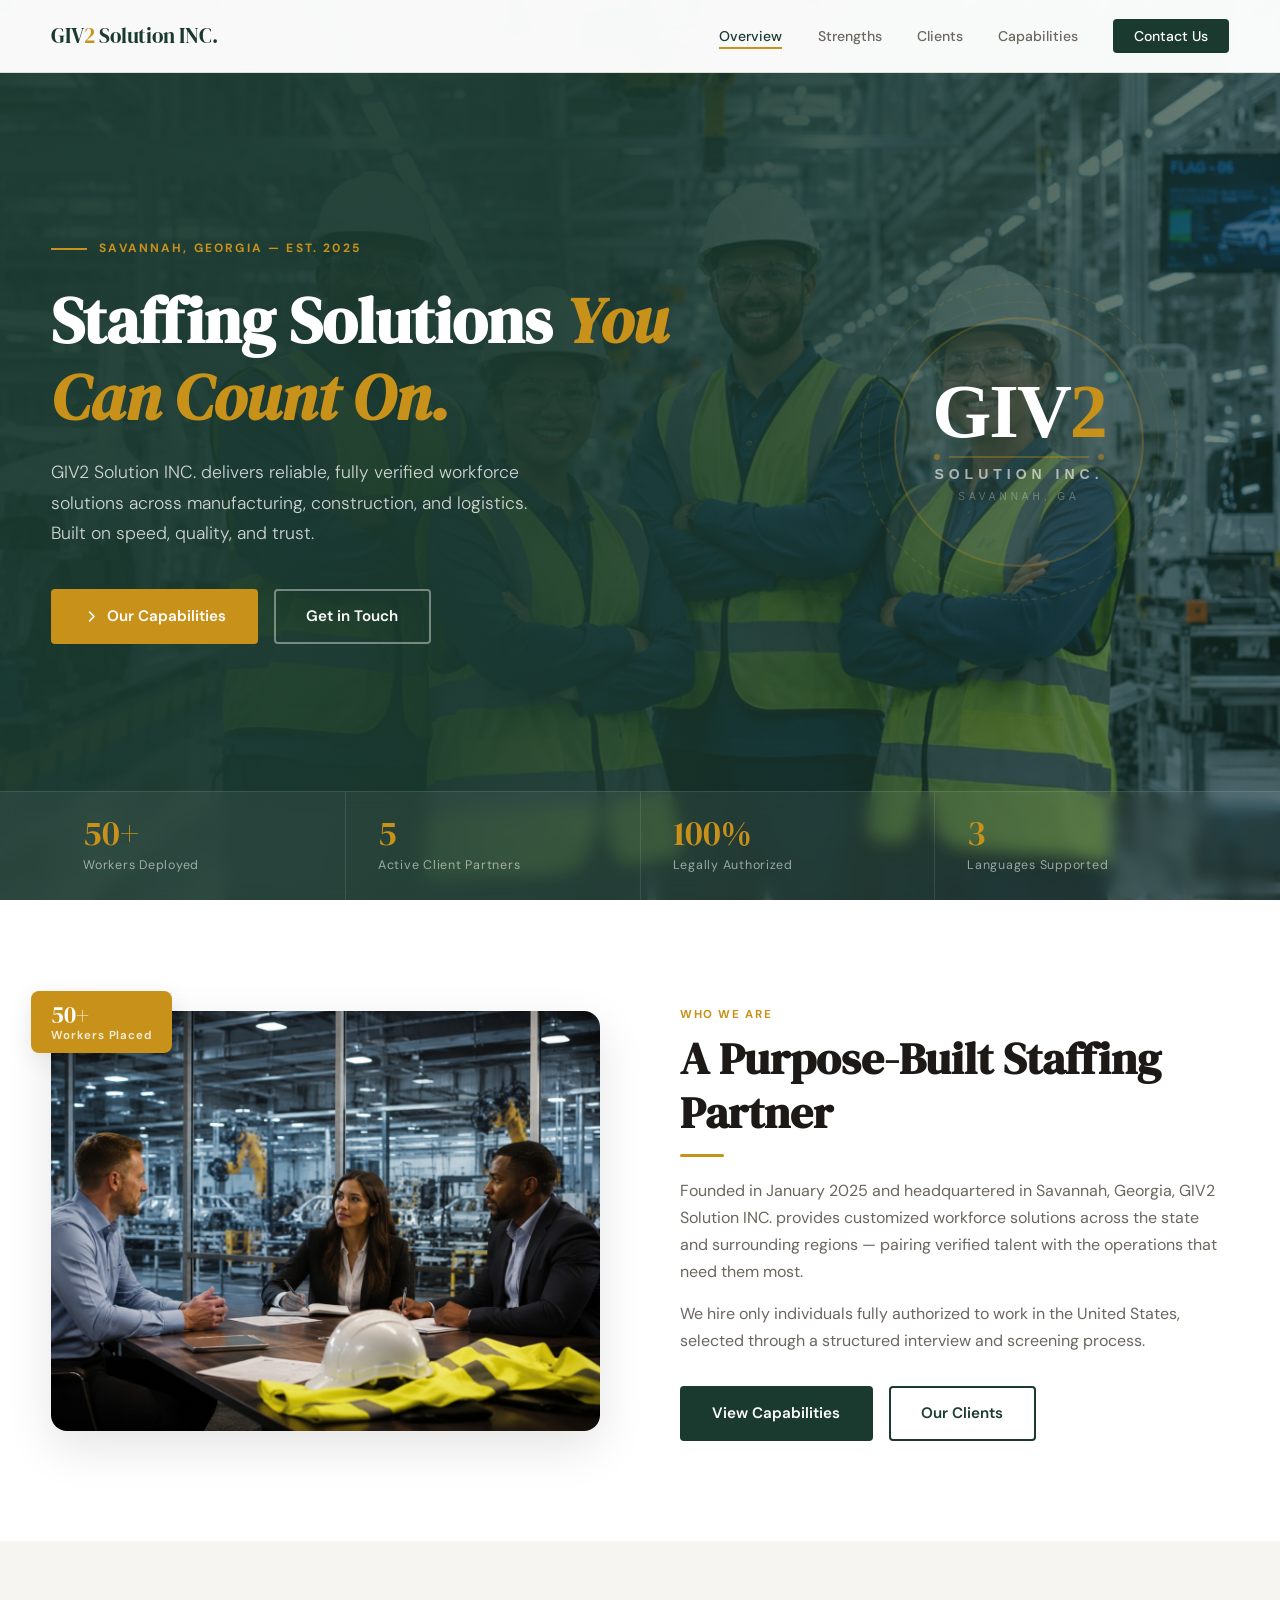
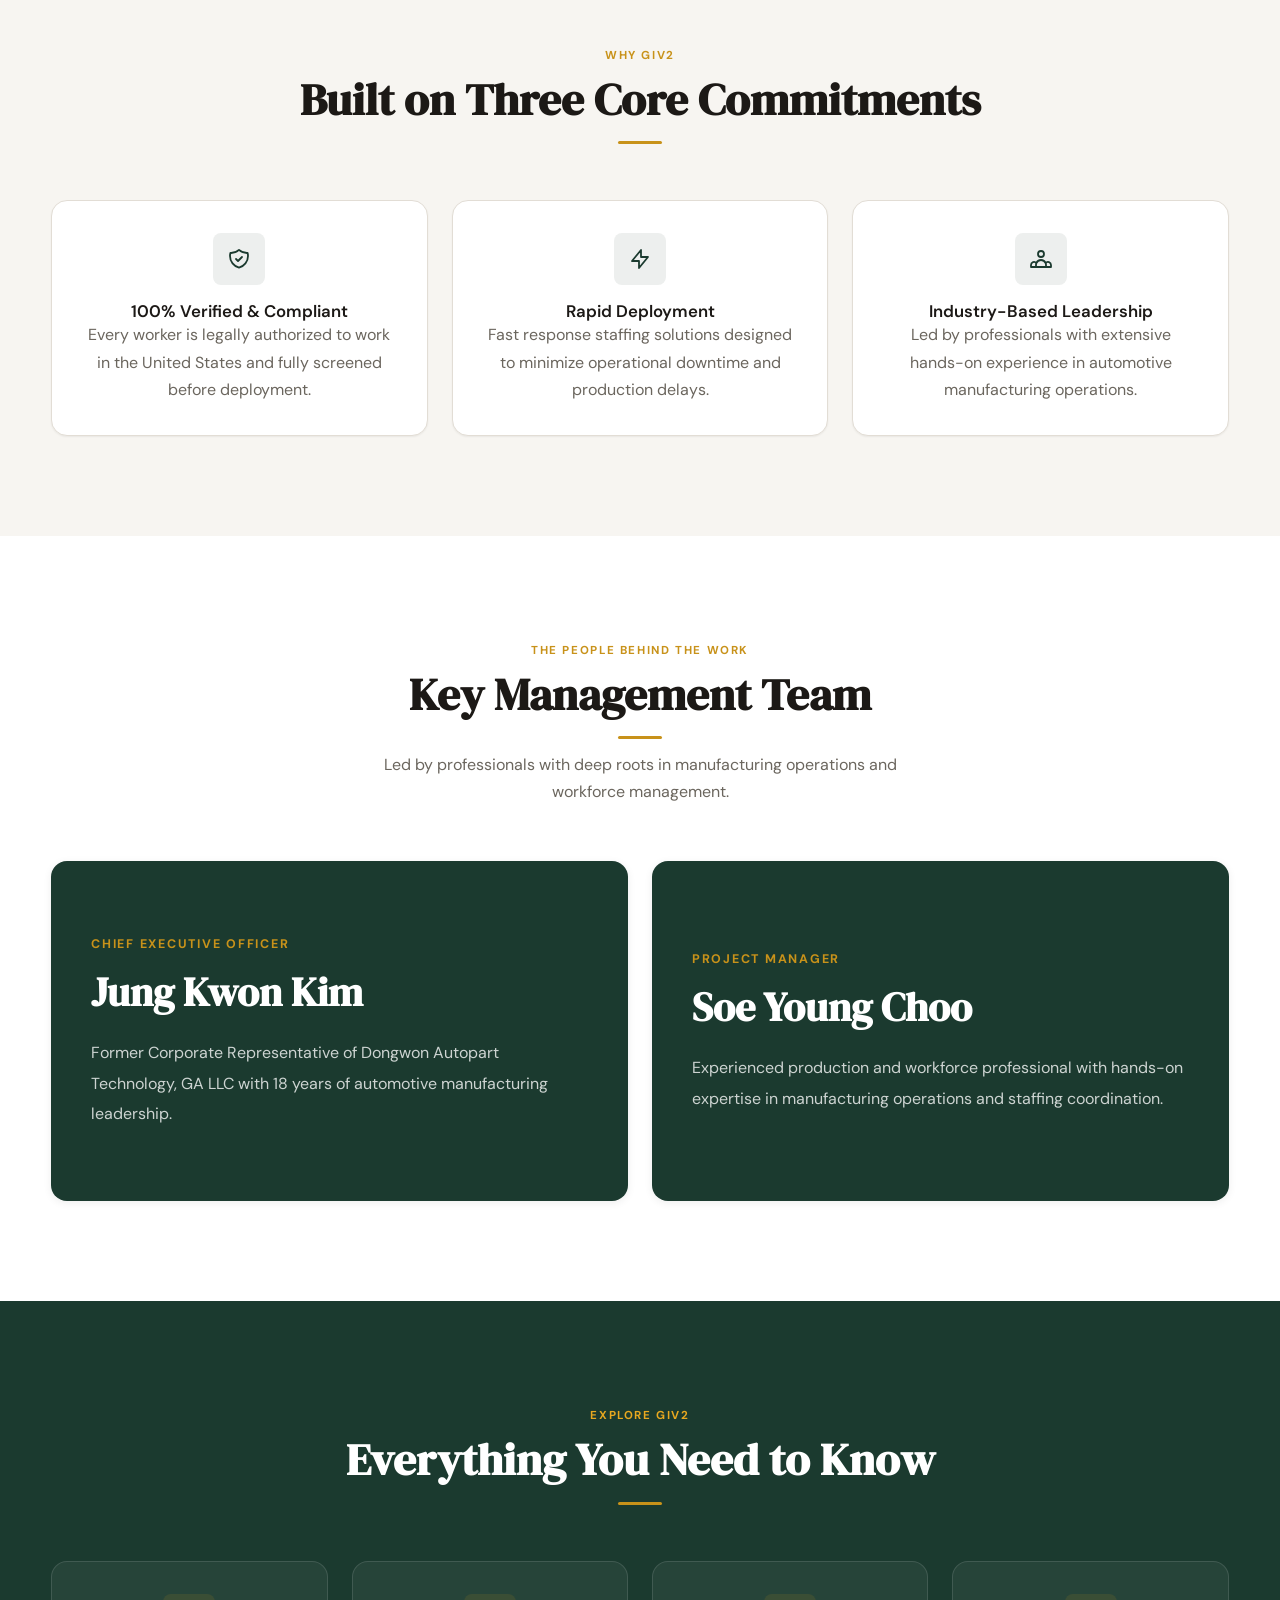
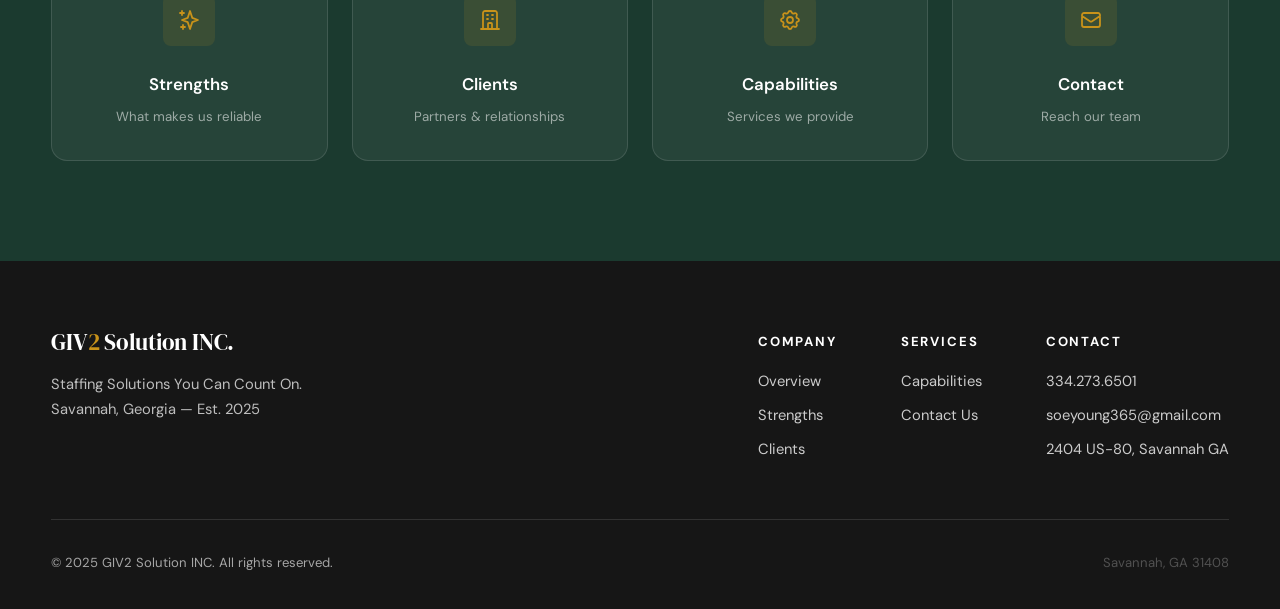
<file: index.html>
<!DOCTYPE html>
<html lang="en">
<head>
  <meta charset="UTF-8"/>
  <meta name="viewport" content="width=device-width,initial-scale=1.0"/>
  <title>GIV2 Solution INC. — Staffing Solutions You Can Count On</title>
  <link rel="stylesheet" href="assets/css/style.css"/>
</head>
<body>
 
<!-- ── NAV ─────────────────────────────────────────── -->
<nav class="nav">
  <div class="container">
    <div class="nav__inner">
      <a href="index.html" class="nav__logo">
        <svg class="nav__logo-svg" viewBox="0 0 36 36" fill="none">
          <rect width="36" height="36" rx="6" fill="#1B3A2F"/>
          <text x="18" y="15" text-anchor="middle" font-family="Georgia,serif" font-size="11" font-weight="700" fill="white" letter-spacing="-.3">GIV</text>
          <text x="26" y="15" text-anchor="middle" font-family="Georgia,serif" font-size="11" font-weight="700" fill="#C8921A">2</text>
          <text x="18" y="27" text-anchor="middle" font-family="Arial,sans-serif" font-size="6" font-weight="600" fill="rgba(255,255,255,.55)" letter-spacing="1.5">SOLUTION</text>
        </svg>
        <span class="nav__logo-text">GIV<span>2</span> Solution INC.</span>
      </a>
      <ul class="nav__links">
        <li><a href="index.html">Overview</a></li>
        <li><a href="strengths.html">Strengths</a></li>
        <li><a href="clients.html">Clients</a></li>
        <li><a href="capabilities.html">Capabilities</a></li>
        <li><a href="contact.html" class="nav__cta">Contact Us</a></li>
      </ul>
      <div class="nav__burger"><span></span><span></span><span></span></div>
    </div>
  </div>
</nav>
 
<!-- ── HERO ─────────────────────────────────────────── -->
<section class="hero">
  <div class="hero__bg"></div>
  <div class="hero__overlay"></div>
 
  <div class="hero__main">
    <div class="container">
      <div class="hero__layout">
        <!-- Left: copy -->
        <div class="hero__content">
          <div class="hero__eyebrow">
            <div class="hero__eyebrow-line"></div>
            <span class="hero__eyebrow-text">Savannah, Georgia &mdash; Est. 2025</span>
          </div>
          <h1 class="hero__title">Staffing Solutions <em>You Can Count On.</em></h1>
          <p class="hero__sub">GIV2 Solution INC. delivers reliable, fully verified workforce solutions across manufacturing, construction, and logistics. Built on speed, quality, and trust.</p>
          <div class="hero__actions">
            <a href="capabilities.html" class="btn btn--primary">
              <svg width="15" height="15" fill="none" viewBox="0 0 24 24" stroke="currentColor" stroke-width="2.5"><path stroke-linecap="round" stroke-linejoin="round" d="M9 5l7 7-7 7"/></svg>
              Our Capabilities
            </a>
            <a href="contact.html" class="btn btn--outline-white">Get in Touch</a>
          </div>
        </div>
 
        <!-- Right: logo emblem -->
        <div class="hero__logo-panel">
          <div class="hero__logo-emblem">
            <svg viewBox="0 0 340 340" fill="none" xmlns="http://www.w3.org/2000/svg">
              <!-- Outer decorative rings -->
              <circle cx="170" cy="170" r="158" stroke="rgba(200,146,26,0.18)" stroke-width="1.5" stroke-dasharray="6 4"/>
              <circle cx="170" cy="170" r="140" stroke="rgba(200,146,26,0.10)" stroke-width="1"/>
              <!-- Main circle bg -->
              <circle cx="170" cy="170" r="124" fill="rgba(255,255,255,0.05)" stroke="rgba(200,146,26,0.25)" stroke-width="2"/>
              <!-- GIV2 main text -->
              <text x="170" y="165" text-anchor="middle" font-family="Georgia,serif" font-size="76" font-weight="700" letter-spacing="-2">
                <tspan fill="white">GIV</tspan><tspan fill="#C8921A">2</tspan>
              </text>
              <!-- Divider line -->
              <line x1="100" y1="185" x2="240" y2="185" stroke="rgba(200,146,26,0.45)" stroke-width="1.5"/>
              <!-- Sub text -->
              <text x="170" y="207" text-anchor="middle" font-family="Arial,sans-serif" font-size="14" font-weight="600" fill="rgba(255,255,255,0.60)" letter-spacing="5">SOLUTION INC.</text>
              <text x="170" y="228" text-anchor="middle" font-family="Arial,sans-serif" font-size="10" font-weight="400" fill="rgba(255,255,255,0.30)" letter-spacing="4">SAVANNAH, GA</text>
              <!-- Accent dots -->
              <circle cx="88" cy="185" r="3" fill="#C8921A" opacity=".5"/>
              <circle cx="252" cy="185" r="3" fill="#C8921A" opacity=".5"/>
            </svg>
          </div>
        </div>
      </div>
    </div>
  </div>
 
  <!-- Stats bar -->
  <div class="hero__statsbar">
    <div class="container">
      <div class="hero__statsbar-inner">
        <div class="hero__stat">
          <div class="hero__stat-num">50+</div>
          <div class="hero__stat-label">Workers Deployed</div>
        </div>
        <div class="hero__stat">
          <div class="hero__stat-num">5</div>
          <div class="hero__stat-label">Active Client Partners</div>
        </div>
        <div class="hero__stat">
          <div class="hero__stat-num">100%</div>
          <div class="hero__stat-label">Legally Authorized</div>
        </div>
        <div class="hero__stat">
          <div class="hero__stat-num">3</div>
          <div class="hero__stat-label">Languages Supported</div>
        </div>
      </div>
    </div>
  </div>
</section>
 
<!-- ── WHO WE ARE ────────────────────────────────────── -->
<section class="section">
  <div class="container">
    <div class="split">
      <div class="split__img">
        <img src="assets/images/1meeting.jpeg" alt="GIV2 team meeting" loading="lazy"/>
        <div class="split__img-badge">
          50+
          <span>Workers Placed</span>
        </div>
      </div>
      <div class="split__text fade-up">
        <span class="label">Who We Are</span>
        <h2>A Purpose-Built Staffing Partner</h2>
        <div class="gold-rule"></div>
        <p style="margin-top:1.25rem;">Founded in January 2025 and headquartered in Savannah, Georgia, GIV2 Solution INC. provides customized workforce solutions across the state and surrounding regions — pairing verified talent with the operations that need them most.</p>
        <p style="margin-top:.9rem;">We hire only individuals fully authorized to work in the United States, selected through a structured interview and screening process.</p>
        <div style="display:flex;gap:1rem;flex-wrap:wrap;margin-top:2rem;">
          <a href="capabilities.html" class="btn btn--green">View Capabilities</a>
          <a href="clients.html" class="btn btn--outline-dark">Our Clients</a>
        </div>
      </div>
    </div>
  </div>
</section>
 
<!-- ── THREE PILLARS ─────────────────────────────────── -->
<section class="section section--alt">
  <div class="container">
    <div class="section-header section-header--center fade-up">
      <span class="label">Why GIV2</span>
      <h2>Built on Three Core Commitments</h2>
      <div class="gold-rule gold-rule--center"></div>
    </div>
    <div class="grid-3">
      <div class="card fade-up" style="text-align:center;">
        <div class="icon-box icon-box--green" style="margin-inline:auto;">
          <svg fill="none" viewBox="0 0 24 24" stroke="currentColor" stroke-width="1.8"><path stroke-linecap="round" stroke-linejoin="round" d="M9 12l2 2 4-4m5.618-4.016A11.955 11.955 0 0112 2.944a11.955 11.955 0 01-8.618 3.04A12.02 12.02 0 003 9c0 5.591 3.824 10.29 9 11.622 5.176-1.332 9-6.03 9-11.622 0-1.042-.133-2.052-.382-3.016z"/></svg>
        </div>
        <h4>100% Verified &amp; Compliant</h4>
        <p>Every worker is legally authorized to work in the United States and fully screened before deployment.</p>
      </div>
      <div class="card fade-up" style="text-align:center;">
        <div class="icon-box icon-box--green" style="margin-inline:auto;">
          <svg fill="none" viewBox="0 0 24 24" stroke="currentColor" stroke-width="1.8"><path stroke-linecap="round" stroke-linejoin="round" d="M13 10V3L4 14h7v7l9-11h-7z"/></svg>
        </div>
        <h4>Rapid Deployment</h4>
        <p>Fast response staffing solutions designed to minimize operational downtime and production delays.</p>
      </div>
      <div class="card fade-up" style="text-align:center;">
        <div class="icon-box icon-box--green" style="margin-inline:auto;">
          <svg fill="none" viewBox="0 0 24 24" stroke="currentColor" stroke-width="1.8"><path stroke-linecap="round" stroke-linejoin="round" d="M17 20h5v-2a3 3 0 00-5.356-1.857M17 20H7m10 0v-2c0-.656-.126-1.283-.356-1.857M7 20H2v-2a3 3 0 015.356-1.857M7 20v-2c0-.656.126-1.283.356-1.857m0 0a5.002 5.002 0 019.288 0M15 7a3 3 0 11-6 0 3 3 0 016 0z"/></svg>
        </div>
        <h4>Industry-Based Leadership</h4>
        <p>Led by professionals with extensive hands-on experience in automotive manufacturing operations.</p>
      </div>
    </div>
  </div>
</section>
 
<!-- ── TEAM ──────────────────────────────────────────── -->
<section class="section">
  <div class="container">

    <div class="section-header section-header--center fade-up">
      <span class="label">The People Behind the Work</span>
      <h2>Key Management Team</h2>
      <div class="gold-rule gold-rule--center"></div>
      <p>
        Led by professionals with deep roots in manufacturing operations
        and workforce management.
      </p>
    </div>

    <div class="grid-2 fade-up">

      <!-- CEO -->
      <div class="team-card" style="background:var(--green);border:none;overflow:hidden;">

        <div class="team-card__body"
             style="padding:4rem 2.5rem;min-height:340px;display:flex;flex-direction:column;justify-content:center;">

          <div style="
            color:var(--gold);
            font-size:.78rem;
            font-weight:700;
            letter-spacing:.14em;
            text-transform:uppercase;
            margin-bottom:1rem;
          ">
            Chief Executive Officer
          </div>

          <h3 style="
            color:white;
            font-size:2.5rem;
            margin-bottom:1.5rem;
            line-height:1.1;
          ">
            Jung Kwon Kim
          </h3>

          <p style="
            color:rgba(255,255,255,.78);
            line-height:1.9;
            font-size:1rem;
          ">
            Former Corporate Representative of Dongwon Autopart Technology,
            GA LLC with 18 years of automotive manufacturing leadership.
          </p>

        </div>
      </div>

      <!-- PM -->
      <div class="team-card" style="background:var(--green);border:none;overflow:hidden;">

        <div class="team-card__body"
             style="padding:4rem 2.5rem;min-height:340px;display:flex;flex-direction:column;justify-content:center;">

          <div style="
            color:var(--gold);
            font-size:.78rem;
            font-weight:700;
            letter-spacing:.14em;
            text-transform:uppercase;
            margin-bottom:1rem;
          ">
            Project Manager
          </div>

          <h3 style="
            color:white;
            font-size:2.5rem;
            margin-bottom:1.5rem;
            line-height:1.1;
          ">
            Soe Young Choo
          </h3>

          <p style="
            color:rgba(255,255,255,.78);
            line-height:1.9;
            font-size:1rem;
          ">
            Experienced production and workforce professional with hands-on
            expertise in manufacturing operations and staffing coordination.
          </p>

        </div>
      </div>

    </div>
  </div>
</section>
 
 
<!-- ── QUICK NAV ─────────────────────────────────────── -->
<section class="section section--dark">
  <div class="container">
    <div class="section-header section-header--center fade-up">
      <span class="label">Explore GIV2</span>
      <h2>Everything You Need to Know</h2>
      <div class="gold-rule gold-rule--center"></div>
    </div>
    <div class="grid-4 fade-up">
      <a href="strengths.html" class="nav-tile">
        <div class="icon-box icon-box--gold"><svg fill="none" viewBox="0 0 24 24" stroke="currentColor" stroke-width="1.8"><path stroke-linecap="round" stroke-linejoin="round" d="M5 3v4M3 5h4M6 17v4m-2-2h4m5-16l2.286 6.857L21 12l-5.714 2.143L13 21l-2.286-6.857L5 12l5.714-2.143L13 3z"/></svg></div>
        <h4>Strengths</h4>
        <p>What makes us reliable</p>
      </a>
      <a href="clients.html" class="nav-tile">
        <div class="icon-box icon-box--gold"><svg fill="none" viewBox="0 0 24 24" stroke="currentColor" stroke-width="1.8"><path stroke-linecap="round" stroke-linejoin="round" d="M19 21V5a2 2 0 00-2-2H7a2 2 0 00-2 2v16m14 0h2m-2 0h-5m-9 0H3m2 0h5M9 7h1m-1 4h1m4-4h1m-1 4h1m-5 10v-5a1 1 0 011-1h2a1 1 0 011 1v5m-4 0h4"/></svg></div>
        <h4>Clients</h4>
        <p>Partners &amp; relationships</p>
      </a>
      <a href="capabilities.html" class="nav-tile">
        <div class="icon-box icon-box--gold"><svg fill="none" viewBox="0 0 24 24" stroke="currentColor" stroke-width="1.8"><path stroke-linecap="round" stroke-linejoin="round" d="M10.325 4.317c.426-1.756 2.924-1.756 3.35 0a1.724 1.724 0 002.573 1.066c1.543-.94 3.31.826 2.37 2.37a1.724 1.724 0 001.065 2.572c1.756.426 1.756 2.924 0 3.35a1.724 1.724 0 00-1.066 2.573c.94 1.543-.826 3.31-2.37 2.37a1.724 1.724 0 00-2.572 1.065c-.426 1.756-2.924 1.756-3.35 0a1.724 1.724 0 00-2.573-1.066c-1.543.94-3.31-.826-2.37-2.37a1.724 1.724 0 00-1.065-2.572c-1.756-.426-1.756-2.924 0-3.35a1.724 1.724 0 001.066-2.573c-.94-1.543.826-3.31 2.37-2.37.996.608 2.296.07 2.572-1.065z"/><circle cx="12" cy="12" r="3"/></svg></div>
        <h4>Capabilities</h4>
        <p>Services we provide</p>
      </a>
      <a href="contact.html" class="nav-tile">
        <div class="icon-box icon-box--gold"><svg fill="none" viewBox="0 0 24 24" stroke="currentColor" stroke-width="1.8"><path stroke-linecap="round" stroke-linejoin="round" d="M3 8l7.89 5.26a2 2 0 002.22 0L21 8M5 19h14a2 2 0 002-2V7a2 2 0 00-2-2H5a2 2 0 00-2 2v10a2 2 0 002 2z"/></svg></div>
        <h4>Contact</h4>
        <p>Reach our team</p>
      </a>
    </div>
  </div>
</section>
 
<!-- ── FOOTER ────────────────────────────────────────── -->
<footer class="footer">
  <div class="container">
    <div class="footer__top">
      <div class="footer__brand">
        <span class="nav__logo-text" style="font-size:1.45rem;">GIV<span style="color:var(--gold)">2</span> Solution INC.</span>
        <p>Staffing Solutions You Can Count On.<br>Savannah, Georgia — Est. 2025</p>
      </div>
      <nav class="footer__nav">
        <div class="footer__nav-col">
          <h5>Company</h5>
          <a href="index.html">Overview</a>
          <a href="strengths.html">Strengths</a>
          <a href="clients.html">Clients</a>
        </div>
        <div class="footer__nav-col">
          <h5>Services</h5>
          <a href="capabilities.html">Capabilities</a>
          <a href="contact.html">Contact Us</a>
        </div>
        <div class="footer__nav-col">
          <h5>Contact</h5>
          <a href="tel:3342736501">334.273.6501</a>
          <a href="mailto:soeyoung365@gmail.com">soeyoung365@gmail.com</a>
          <a href="contact.html">2404 US-80, Savannah GA</a>
        </div>
      </nav>
    </div>
    <div class="footer__bottom">
      <span class="footer__bottom-copy">&copy; 2025 GIV2 Solution INC. All rights reserved.</span>
      <span style="color:rgba(255,255,255,.25);">Savannah, GA 31408</span>
    </div>
  </div>
</footer>
 
<script src="assets/js/main.js"></script>
</body>
</html>
</file>
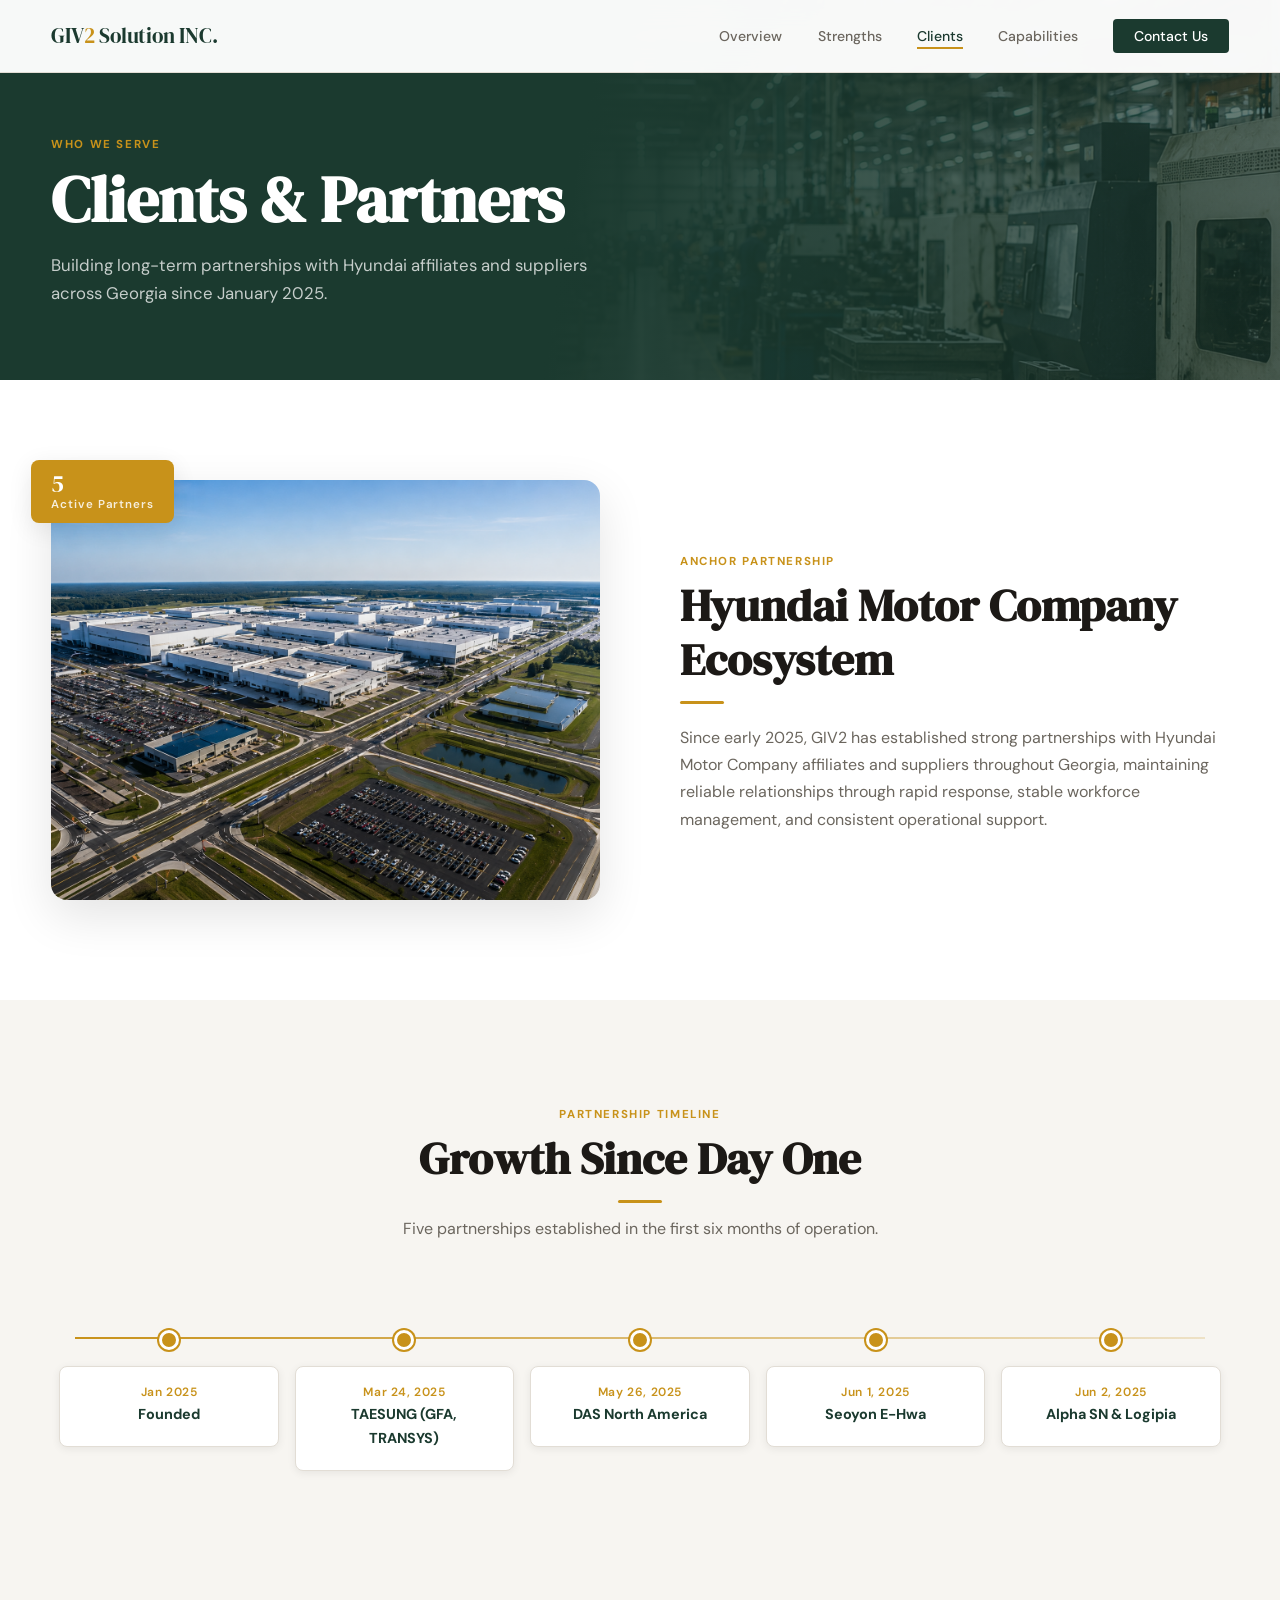
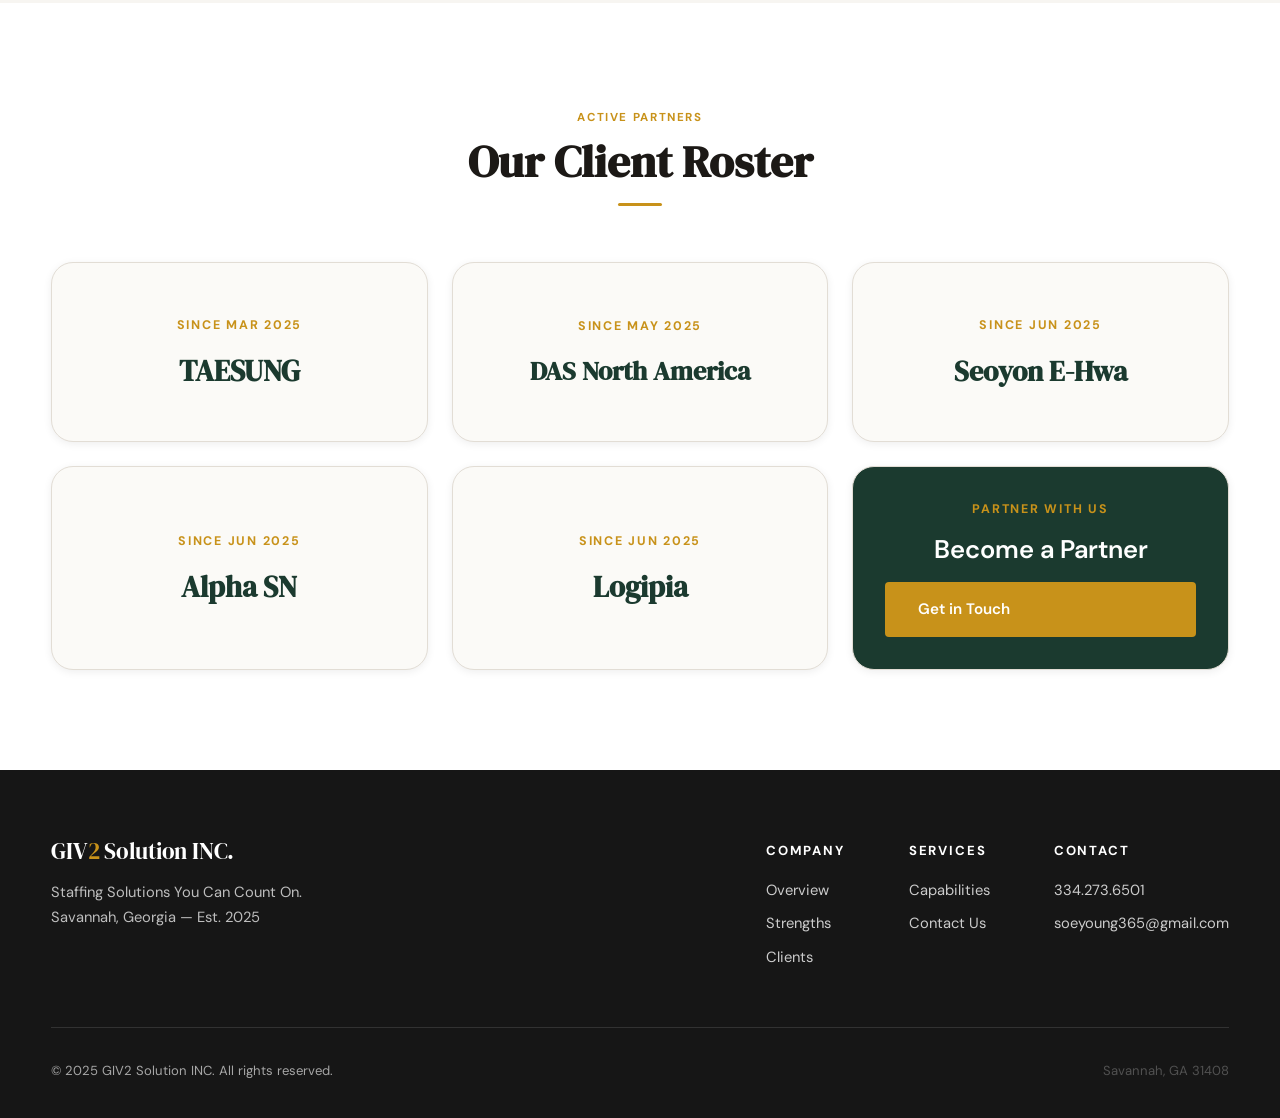
<file: clients.html>
<!DOCTYPE html>
<html lang="en">
<head>
  <meta charset="UTF-8"/>
  <meta name="viewport" content="width=device-width,initial-scale=1.0"/>
  <title>Clients & Partners — GIV2 Solution INC.</title>
  <link rel="stylesheet" href="assets/css/style.css"/>
</head>
<body>
 
<!-- NAV -->
<nav class="nav">
  <div class="container">
    <div class="nav__inner">
      <a href="index.html" class="nav__logo">
        <svg class="nav__logo-svg" viewBox="0 0 36 36" fill="none"><rect width="36" height="36" rx="6" fill="#1B3A2F"/><text x="18" y="15" text-anchor="middle" font-family="Georgia,serif" font-size="11" font-weight="700" fill="white" letter-spacing="-.3">GIV</text><text x="26" y="15" text-anchor="middle" font-family="Georgia,serif" font-size="11" font-weight="700" fill="#C8921A">2</text><text x="18" y="27" text-anchor="middle" font-family="Arial,sans-serif" font-size="6" font-weight="600" fill="rgba(255,255,255,.55)" letter-spacing="1.5">SOLUTION</text></svg>
        <span class="nav__logo-text">GIV<span>2</span> Solution INC.</span>
      </a>
      <ul class="nav__links">
        <li><a href="index.html">Overview</a></li>
        <li><a href="strengths.html">Strengths</a></li>
        <li><a href="clients.html">Clients</a></li>
        <li><a href="capabilities.html">Capabilities</a></li>
        <li><a href="contact.html" class="nav__cta">Contact Us</a></li>
      </ul>
      <div class="nav__burger"><span></span><span></span><span></span></div>
    </div>
  </div>
</nav>
 
<!-- PAGE HEADER -->
<div class="page-header">
<div class="page-header__img" style="background-image:url('assets/images/1clients.png')"></div>
  <div class="page-header__overlay"></div>
  <div class="container page-header__content">
    <span class="label">Who We Serve</span>
    <h1>Clients &amp; Partners</h1>
    <p>Building long-term partnerships with Hyundai affiliates and suppliers across Georgia since January 2025.</p>
  </div>
</div>
 
<!-- HYUNDAI ECOSYSTEM -->
<section class="section">
  <div class="container">
    <div class="split fade-up">
      <div class="split__img">
          <img src="assets/images/1hyundai.png" alt="Hyundai partnership" loading="lazy"/>
        <div class="split__img-badge">
          5
          <span>Active Partners</span>
        </div>
      </div>
      <div class="split__text">
        <span class="label">Anchor Partnership</span>
        <h2>Hyundai Motor Company Ecosystem</h2>
        <div class="gold-rule"></div>
        <p style="margin-top:1.25rem;">Since early 2025, GIV2 has established strong partnerships with Hyundai Motor Company affiliates and suppliers throughout Georgia, maintaining reliable relationships through rapid response, stable workforce management, and consistent operational support.</p>
      </div>
    </div>
  </div>
</section>
 
<!-- TIMELINE -->
<section class="section section--alt">
  <div class="container">
    <div class="section-header section-header--center fade-up">
      <span class="label">Partnership Timeline</span>
      <h2>Growth Since Day One</h2>
      <div class="gold-rule gold-rule--center"></div>
      <p>Five partnerships established in the first six months of operation.</p>
    </div>
    <div class="timeline-visual fade-up">
      <div class="tnode">
        <div class="tnode__dot"></div>
        <div class="tnode__card"><div class="tnode__date">Jan 2025</div><div class="tnode__name">Founded</div></div>
      </div>
      <div class="tnode">
        <div class="tnode__dot"></div>
        <div class="tnode__card"><div class="tnode__date">Mar 24, 2025</div><div class="tnode__name">TAESUNG (GFA, TRANSYS)</div></div>
      </div>
      <div class="tnode">
        <div class="tnode__dot"></div>
        <div class="tnode__card"><div class="tnode__date">May 26, 2025</div><div class="tnode__name">DAS North America</div></div>
      </div>
      <div class="tnode">
        <div class="tnode__dot"></div>
        <div class="tnode__card"><div class="tnode__date">Jun 1, 2025</div><div class="tnode__name">Seoyon E-Hwa</div></div>
      </div>
      <div class="tnode">
        <div class="tnode__dot"></div>
        <div class="tnode__card"><div class="tnode__date">Jun 2, 2025</div><div class="tnode__name">Alpha SN &amp; Logipia</div></div>
      </div>
    </div>
  </div>
</section>
 

<!-- PARTNER CARDS -->
<!-- PARTNER CARDS -->
<section class="section">
  <div class="container">

    <div class="section-header section-header--center fade-up">
      <span class="label">Active Partners</span>
      <h2>Our Client Roster</h2>
      <div class="gold-rule gold-rule--center"></div>
    </div>

    <div class="grid-3 fade-up">

      <div class="partner-card" style="background:#fbfaf7;padding:2rem;border-radius:22px;text-align:center;min-height:180px;display:flex;flex-direction:column;justify-content:center;border:1px solid var(--gray-200);">
        <span style="color:var(--gold);font-weight:700;font-size:.78rem;letter-spacing:.14em;text-transform:uppercase;margin-bottom:1.2rem;">Since Mar 2025</span>
        <h4 style="color:var(--green);font-size:1.8rem;font-family:var(--font-serif);">TAESUNG</h4>
      </div>

      <div class="partner-card" style="background:#fbfaf7;padding:2rem;border-radius:22px;text-align:center;min-height:180px;display:flex;flex-direction:column;justify-content:center;border:1px solid var(--gray-200);">
        <span style="color:var(--gold);font-weight:700;font-size:.78rem;letter-spacing:.14em;text-transform:uppercase;margin-bottom:1.2rem;">Since May 2025</span>
        <h4 style="color:var(--green);font-size:1.65rem;font-family:var(--font-serif);">DAS North America</h4>
      </div>

      <div class="partner-card" style="background:#fbfaf7;padding:2rem;border-radius:22px;text-align:center;min-height:180px;display:flex;flex-direction:column;justify-content:center;border:1px solid var(--gray-200);">
        <span style="color:var(--gold);font-weight:700;font-size:.78rem;letter-spacing:.14em;text-transform:uppercase;margin-bottom:1.2rem;">Since Jun 2025</span>
        <h4 style="color:var(--green);font-size:1.75rem;font-family:var(--font-serif);">Seoyon E-Hwa</h4>
      </div>

      <div class="partner-card" style="background:#fbfaf7;padding:2rem;border-radius:22px;text-align:center;min-height:180px;display:flex;flex-direction:column;justify-content:center;border:1px solid var(--gray-200);">
        <span style="color:var(--gold);font-weight:700;font-size:.78rem;letter-spacing:.14em;text-transform:uppercase;margin-bottom:1.2rem;">Since Jun 2025</span>
        <h4 style="color:var(--green);font-size:1.8rem;font-family:var(--font-serif);">Alpha SN</h4>
      </div>

      <div class="partner-card" style="background:#fbfaf7;padding:2rem;border-radius:22px;text-align:center;min-height:180px;display:flex;flex-direction:column;justify-content:center;border:1px solid var(--gray-200);">
        <span style="color:var(--gold);font-weight:700;font-size:.78rem;letter-spacing:.14em;text-transform:uppercase;margin-bottom:1.2rem;">Since Jun 2025</span>
        <h4 style="color:var(--green);font-size:1.8rem;font-family:var(--font-serif);">Logipia</h4>
      </div>

      <div class="partner-card" style="background:var(--green);padding:2rem;border-radius:22px;text-align:center;min-height:180px;display:flex;flex-direction:column;justify-content:center;">
        <span style="color:var(--gold);font-weight:700;font-size:.78rem;letter-spacing:.14em;text-transform:uppercase;margin-bottom:1rem;">Partner With Us</span>
        <h4 style="color:white;font-size:1.6rem;margin-bottom:1rem;">Become a Partner</h4>
        <a href="contact.html" class="btn btn--primary">Get in Touch</a>
      </div>

    </div>
  </div>
</section>
 
<!-- QUOTE -->
 
<!-- FOOTER -->
<footer class="footer">
  <div class="container">
    <div class="footer__top">
      <div class="footer__brand">
        <span class="nav__logo-text" style="font-size:1.45rem;">GIV<span style="color:var(--gold)">2</span> Solution INC.</span>
        <p>Staffing Solutions You Can Count On.<br>Savannah, Georgia — Est. 2025</p>
      </div>
      <nav class="footer__nav">
        <div class="footer__nav-col"><h5>Company</h5><a href="index.html">Overview</a><a href="strengths.html">Strengths</a><a href="clients.html">Clients</a></div>
        <div class="footer__nav-col"><h5>Services</h5><a href="capabilities.html">Capabilities</a><a href="contact.html">Contact Us</a></div>
        <div class="footer__nav-col"><h5>Contact</h5><a href="tel:3342736501">334.273.6501</a><a href="mailto:soeyoung365@gmail.com">soeyoung365@gmail.com</a></div>
      </nav>
    </div>
    <div class="footer__bottom">
      <span class="footer__bottom-copy">&copy; 2025 GIV2 Solution INC. All rights reserved.</span>
      <span style="color:rgba(255,255,255,.25);">Savannah, GA 31408</span>
    </div>
  </div>
</footer>
<script src="assets/js/main.js"></script>
</body>
</html>
</file>
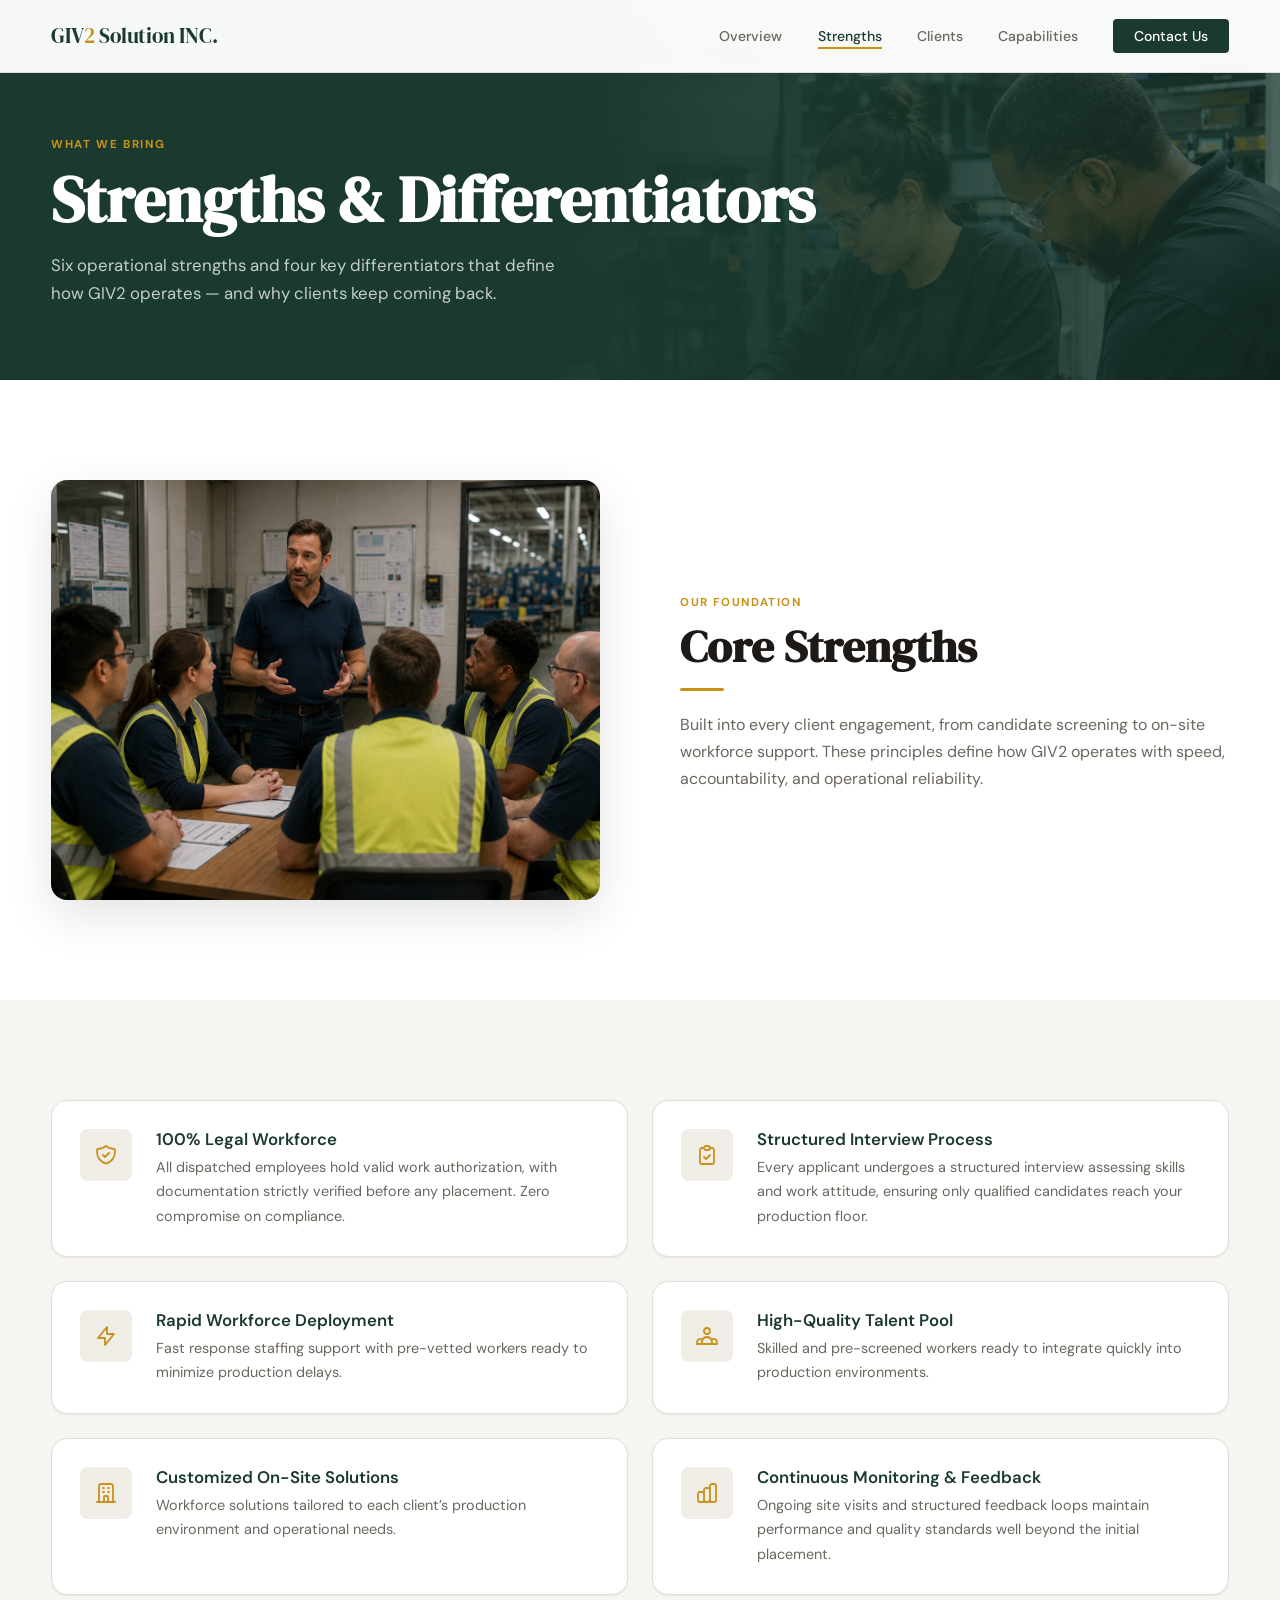
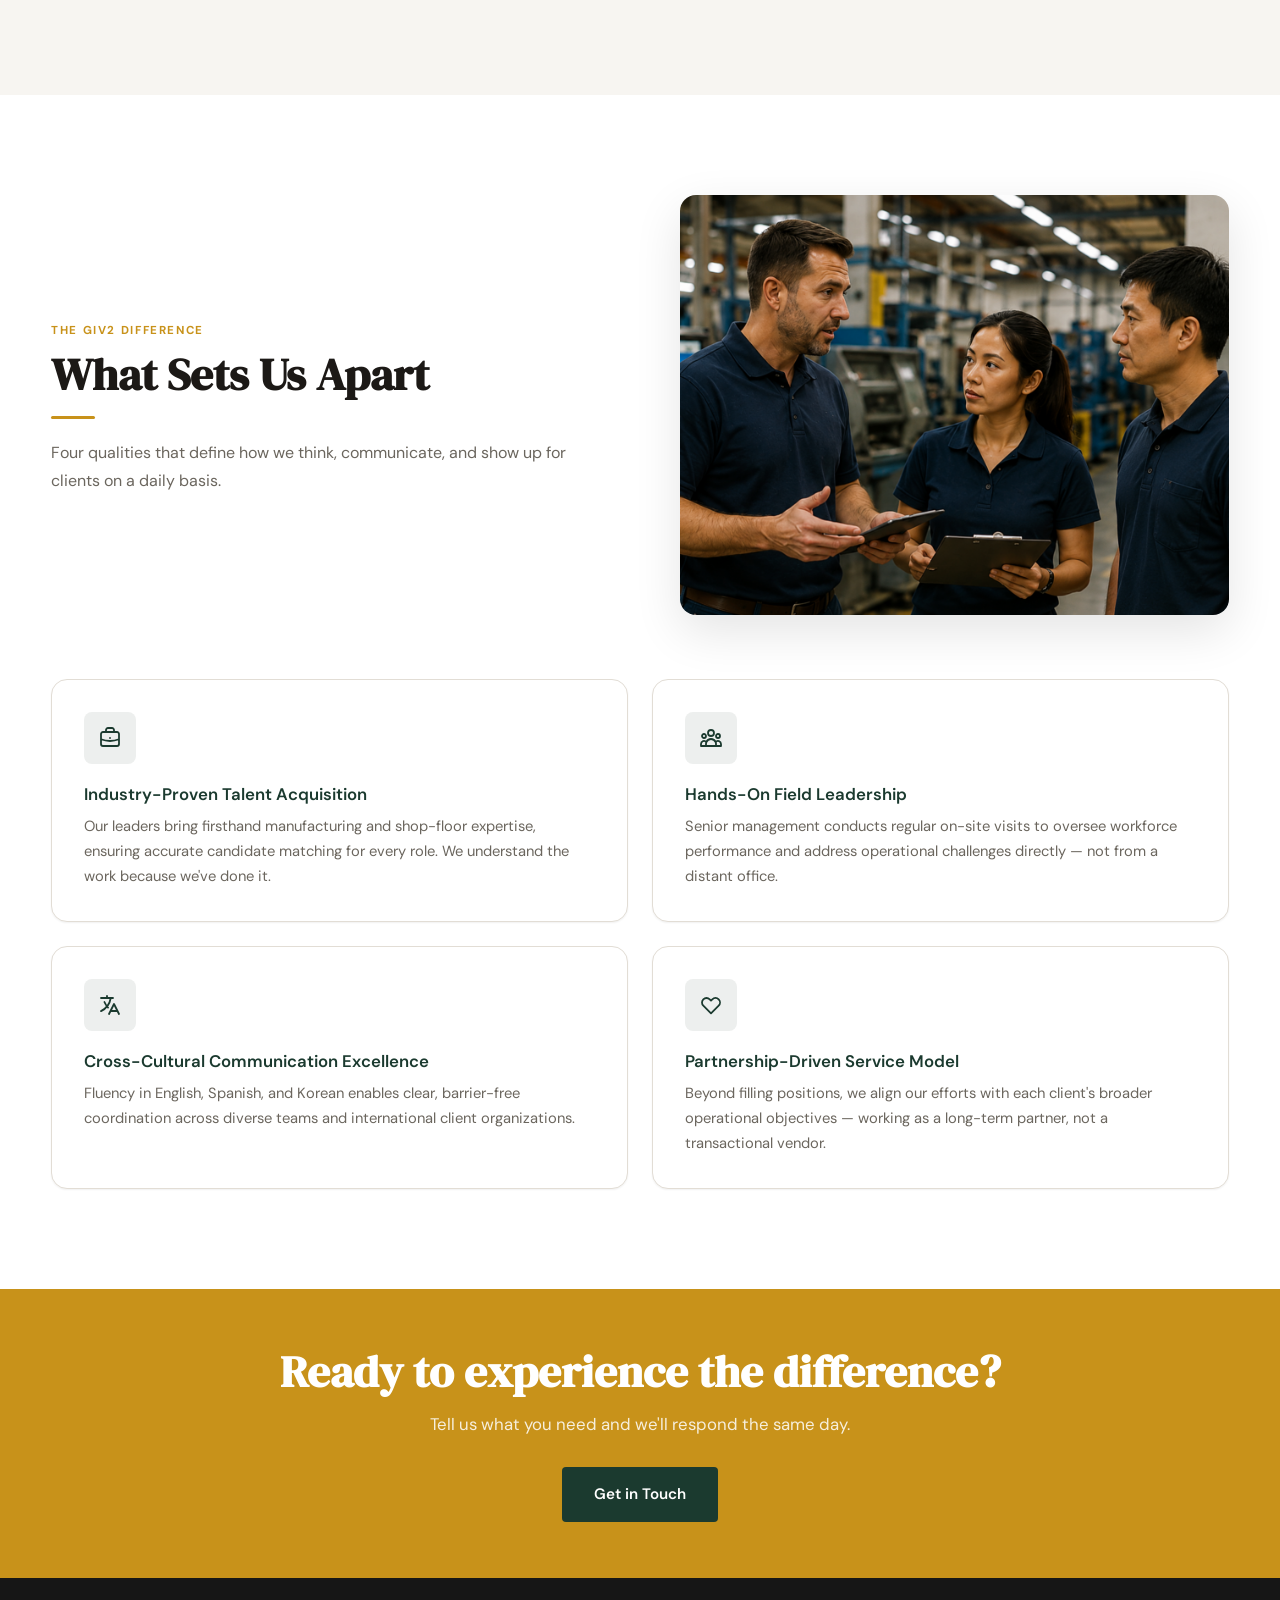
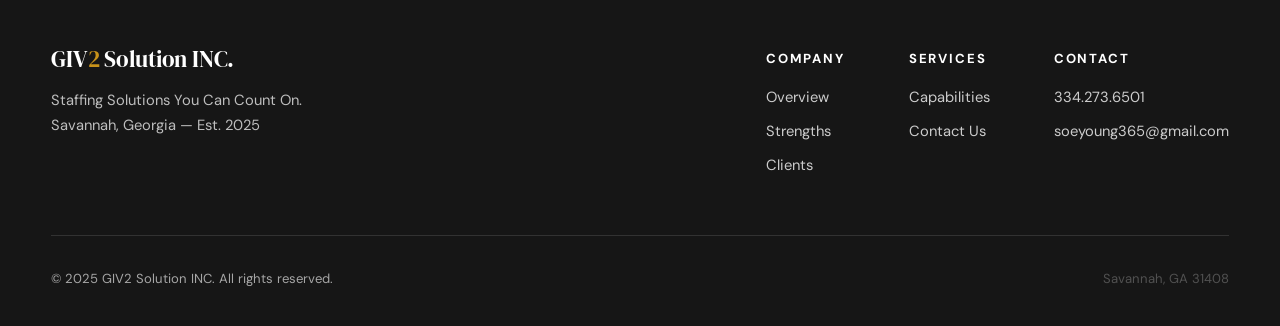
<file: strengths.html>
<!DOCTYPE html>
<html lang="en">
<head>
  <meta charset="UTF-8"/>
  <meta name="viewport" content="width=device-width,initial-scale=1.0"/>
  <title>Strengths & Differentiators — GIV2 Solution INC.</title>
  <link rel="stylesheet" href="assets/css/style.css"/>
</head>
<body>
 
<!-- NAV -->
<nav class="nav">
  <div class="container">
    <div class="nav__inner">
      <a href="index.html" class="nav__logo">
        <svg class="nav__logo-svg" viewBox="0 0 36 36" fill="none"><rect width="36" height="36" rx="6" fill="#1B3A2F"/><text x="18" y="15" text-anchor="middle" font-family="Georgia,serif" font-size="11" font-weight="700" fill="white" letter-spacing="-.3">GIV</text><text x="26" y="15" text-anchor="middle" font-family="Georgia,serif" font-size="11" font-weight="700" fill="#C8921A">2</text><text x="18" y="27" text-anchor="middle" font-family="Arial,sans-serif" font-size="6" font-weight="600" fill="rgba(255,255,255,.55)" letter-spacing="1.5">SOLUTION</text></svg>
        <span class="nav__logo-text">GIV<span>2</span> Solution INC.</span>
      </a>
      <ul class="nav__links">
        <li><a href="index.html">Overview</a></li>
        <li><a href="strengths.html">Strengths</a></li>
        <li><a href="clients.html">Clients</a></li>
        <li><a href="capabilities.html">Capabilities</a></li>
        <li><a href="contact.html" class="nav__cta">Contact Us</a></li>
      </ul>
      <div class="nav__burger"><span></span><span></span><span></span></div>
    </div>
  </div>
</nav>
 
<!-- PAGE HEADER -->
<div class="page-header">
<div class="page-header__img" style="background-image:url('assets/images/1.TEAM..WORK.png')"></div>
  <div class="page-header__overlay"></div>
  <div class="container page-header__content">
    <span class="label">What We Bring</span>
    <h1>Strengths &amp; Differentiators</h1>
    <p>Six operational strengths and four key differentiators that define how GIV2 operates — and why clients keep coming back.</p>
  </div>
</div>
 
<!-- STRENGTHS INTRO SPLIT -->
<section class="section">
  <div class="container">
    <div class="split">
      <div class="split__img">
        <img src="assets/images/1strengths.png" alt="GIV2 workforce operations" loading="lazy"/>
      </div>
      <div class="split__text fade-up">
        <span class="label">Our Foundation</span>
        <h2>Core Strengths</h2>
        <div class="gold-rule"></div>
        <p style="margin-top:1.25rem;">Built into every client engagement, from candidate screening to on-site workforce support. These principles define how GIV2 operates with speed, accountability, and operational reliability.</p>
      </div>
    </div>
  </div>
</section>
 
<!-- STRENGTH CARDS -->
<section class="section section--alt">
  <div class="container">
    <div class="grid-2 fade-up">
 
      <div class="strength-row">
        <div class="icon-box"><svg fill="none" viewBox="0 0 24 24" stroke="currentColor" stroke-width="1.8"><path stroke-linecap="round" stroke-linejoin="round" d="M9 12l2 2 4-4m5.618-4.016A11.955 11.955 0 0112 2.944a11.955 11.955 0 01-8.618 3.04A12.02 12.02 0 003 9c0 5.591 3.824 10.29 9 11.622 5.176-1.332 9-6.03 9-11.622 0-1.042-.133-2.052-.382-3.016z"/></svg></div>
        <div><h4>100% Legal Workforce</h4><p>All dispatched employees hold valid work authorization, with documentation strictly verified before any placement. Zero compromise on compliance.</p></div>
      </div>
 
      <div class="strength-row">
        <div class="icon-box"><svg fill="none" viewBox="0 0 24 24" stroke="currentColor" stroke-width="1.8"><path stroke-linecap="round" stroke-linejoin="round" d="M9 5H7a2 2 0 00-2 2v12a2 2 0 002 2h10a2 2 0 002-2V7a2 2 0 00-2-2h-2M9 5a2 2 0 002 2h2a2 2 0 002-2M9 5a2 2 0 012-2h2a2 2 0 012 2m-6 9l2 2 4-4"/></svg></div>
        <div><h4>Structured Interview Process</h4><p>Every applicant undergoes a structured interview assessing skills and work attitude, ensuring only qualified candidates reach your production floor.</p></div>
      </div>
 
      <div class="strength-row">
        <div class="icon-box"><svg fill="none" viewBox="0 0 24 24" stroke="currentColor" stroke-width="1.8"><path stroke-linecap="round" stroke-linejoin="round" d="M13 10V3L4 14h7v7l9-11h-7z"/></svg></div>
        <div><h4>Rapid Workforce Deployment</h4><p>Fast response staffing support with pre-vetted workers ready to minimize production delays.</p></div>
      </div>
 
      <div class="strength-row">
        <div class="icon-box"><svg fill="none" viewBox="0 0 24 24" stroke="currentColor" stroke-width="1.8"><path stroke-linecap="round" stroke-linejoin="round" d="M17 20h5v-2a3 3 0 00-5.356-1.857M17 20H7m10 0v-2c0-.656-.126-1.283-.356-1.857M7 20H2v-2a3 3 0 015.356-1.857M7 20v-2c0-.656.126-1.283.356-1.857m0 0a5.002 5.002 0 019.288 0M15 7a3 3 0 11-6 0 3 3 0 016 0z"/></svg></div>
        <div><h4>High-Quality Talent Pool</h4><p>Skilled and pre-screened workers ready to integrate quickly into production environments.</p></div>
      </div>
 
      <div class="strength-row">
        <div class="icon-box"><svg fill="none" viewBox="0 0 24 24" stroke="currentColor" stroke-width="1.8"><path stroke-linecap="round" stroke-linejoin="round" d="M19 21V5a2 2 0 00-2-2H7a2 2 0 00-2 2v16m14 0h2m-2 0h-5m-9 0H3m2 0h5M9 7h1m-1 4h1m4-4h1m-1 4h1m-5 10v-5a1 1 0 011-1h2a1 1 0 011 1v5m-4 0h4"/></svg></div>
        <div><h4>Customized On-Site Solutions</h4><p> Workforce solutions tailored to each client’s production environment and operational needs.</p></div>
      </div>
 
      <div class="strength-row">
        <div class="icon-box"><svg fill="none" viewBox="0 0 24 24" stroke="currentColor" stroke-width="1.8"><path stroke-linecap="round" stroke-linejoin="round" d="M9 19v-6a2 2 0 00-2-2H5a2 2 0 00-2 2v6a2 2 0 002 2h2a2 2 0 002-2zm0 0V9a2 2 0 012-2h2a2 2 0 012 2v10m-6 0a2 2 0 002 2h2a2 2 0 002-2m0 0V5a2 2 0 012-2h2a2 2 0 012 2v14a2 2 0 01-2 2h-2a2 2 0 01-2-2z"/></svg></div>
        <div><h4>Continuous Monitoring &amp; Feedback</h4><p>Ongoing site visits and structured feedback loops maintain performance and quality standards well beyond the initial placement.</p></div>
      </div>
 
    </div>
  </div>
</section>
 
<!-- DIFFERENTIATORS -->
<section class="section">
  <div class="container">
    <div class="split split--reverse" style="margin-bottom:4rem;">
      <div class="split__img">
        <img src="assets/images/1SetUsApart.png" alt="What sets GIV2 apart" loading="lazy"/>    
        </div>
      <div class="split__text fade-up">
        <span class="label">The GIV2 Difference</span>
        <h2>What Sets Us Apart</h2>
        <div class="gold-rule"></div>
        <p style="margin-top:1.25rem;">Four qualities that define how we think, communicate, and show up for clients on a daily basis.</p>
      </div>
    </div>
 
    <div class="grid-2 fade-up">
 
      <div class="diff-card">
        <div class="icon-box icon-box--green" style="margin-bottom:1.25rem;">
          <svg fill="none" viewBox="0 0 24 24" stroke="currentColor" stroke-width="1.8"><path stroke-linecap="round" stroke-linejoin="round" d="M21 13.255A23.931 23.931 0 0112 15c-3.183 0-6.22-.62-9-1.745M16 6V4a2 2 0 00-2-2h-4a2 2 0 00-2 2v2m4 6h.01M5 20h14a2 2 0 002-2V8a2 2 0 00-2-2H5a2 2 0 00-2 2v10a2 2 0 002 2z"/></svg>
        </div>
        <h4>Industry-Proven Talent Acquisition</h4>
        <p>Our leaders bring firsthand manufacturing and shop-floor expertise, ensuring accurate candidate matching for every role. We understand the work because we've done it.</p>
      </div>
 
      <div class="diff-card">
        <div class="icon-box icon-box--green" style="margin-bottom:1.25rem;">
          <svg fill="none" viewBox="0 0 24 24" stroke="currentColor" stroke-width="1.8"><path stroke-linecap="round" stroke-linejoin="round" d="M17 20h5v-2a3 3 0 00-5.356-1.857M17 20H7m10 0v-2c0-.656-.126-1.283-.356-1.857M7 20H2v-2a3 3 0 015.356-1.857M7 20v-2c0-.656.126-1.283.356-1.857m0 0a5.002 5.002 0 019.288 0M15 7a3 3 0 11-6 0 3 3 0 016 0zm6 3a2 2 0 11-4 0 2 2 0 014 0zM7 10a2 2 0 11-4 0 2 2 0 014 0z"/></svg>
        </div>
        <h4>Hands-On Field Leadership</h4>
        <p>Senior management conducts regular on-site visits to oversee workforce performance and address operational challenges directly — not from a distant office.</p>
      </div>
 
      <div class="diff-card">
        <div class="icon-box icon-box--green" style="margin-bottom:1.25rem;">
          <svg fill="none" viewBox="0 0 24 24" stroke="currentColor" stroke-width="1.8"><path stroke-linecap="round" stroke-linejoin="round" d="M3 5h12M9 3v2m1.048 9.5A18.022 18.022 0 016.412 9m6.088 9h7M11 21l5-10 5 10M12.751 5C11.783 10.77 8.07 15.61 3 18.129"/></svg>
        </div>
        <h4>Cross-Cultural Communication Excellence</h4>
        <p>Fluency in English, Spanish, and Korean enables clear, barrier-free coordination across diverse teams and international client organizations.</p>
      </div>
 
      <div class="diff-card">
        <div class="icon-box icon-box--green" style="margin-bottom:1.25rem;">
          <svg fill="none" viewBox="0 0 24 24" stroke="currentColor" stroke-width="1.8"><path stroke-linecap="round" stroke-linejoin="round" d="M4.318 6.318a4.5 4.5 0 000 6.364L12 20.364l7.682-7.682a4.5 4.5 0 00-6.364-6.364L12 7.636l-1.318-1.318a4.5 4.5 0 00-6.364 0z"/></svg>
        </div>
        <h4>Partnership-Driven Service Model</h4>
        <p>Beyond filling positions, we align our efforts with each client's broader operational objectives — working as a long-term partner, not a transactional vendor.</p>
      </div>
 
    </div>
  </div>
</section>
 
<!-- CTA BANNER -->
<div class="banner-gold">
  <div class="container">
    <h2>Ready to experience the difference?</h2>
    <p>Tell us what you need and we'll respond the same day.</p>
    <a href="contact.html" class="btn btn--green">Get in Touch</a>
  </div>
</div>
 
<!-- FOOTER -->
<footer class="footer">
  <div class="container">
    <div class="footer__top">
      <div class="footer__brand">
        <span class="nav__logo-text" style="font-size:1.45rem;">GIV<span style="color:var(--gold)">2</span> Solution INC.</span>
        <p>Staffing Solutions You Can Count On.<br>Savannah, Georgia — Est. 2025</p>
      </div>
      <nav class="footer__nav">
        <div class="footer__nav-col"><h5>Company</h5><a href="index.html">Overview</a><a href="strengths.html">Strengths</a><a href="clients.html">Clients</a></div>
        <div class="footer__nav-col"><h5>Services</h5><a href="capabilities.html">Capabilities</a><a href="contact.html">Contact Us</a></div>
        <div class="footer__nav-col"><h5>Contact</h5><a href="tel:3342736501">334.273.6501</a><a href="mailto:soeyoung365@gmail.com">soeyoung365@gmail.com</a></div>
      </nav>
    </div>
    <div class="footer__bottom">
      <span class="footer__bottom-copy">&copy; 2025 GIV2 Solution INC. All rights reserved.</span>
      <span style="color:rgba(255,255,255,.25);">Savannah, GA 31408</span>
    </div>
  </div>
</footer>
<script src="assets/js/main.js"></script>
</body>
</html>
</file>
<file: assets/css/style.css>
@import url('https://fonts.googleapis.com/css2?family=DM+Serif+Display:ital@0;1&family=DM+Sans:ital,opsz,wght@0,9..40,300;0,9..40,400;0,9..40,500;0,9..40,600;0,9..40,700&display=swap');
 
/* ─── Variables ─────────────────────────────────── */
:root {
  --green:      #1B3A2F;
  --green-mid:  #274d3f;
  --green-light:#2e5c4a;
  --gold:       #C8921A;
  --gold-light: #e8a820;
  --gold-pale:  rgba(200,146,26,.12);
  --white:      #FFFFFF;
  --off-white:  #F7F5F1;
  --gray-100:   #F0EDE7;
  --gray-200:   #E2DDD5;
  --gray-400:   #B8B2A8;
  --gray-600:   #6B665E;
  --gray-800:   #302D29;
  --text:       #1C1916;
  --font-serif: 'DM Serif Display', Georgia, serif;
  --font-sans:  'DM Sans', system-ui, sans-serif;
  --radius-sm:  4px;
  --radius:     8px;
  --radius-lg:  16px;
  --radius-xl:  24px;
  --shadow-xs:  0 1px 2px rgba(0,0,0,.06);
  --shadow-sm:  0 2px 8px rgba(0,0,0,.07);
  --shadow-md:  0 6px 24px rgba(0,0,0,.09);
  --shadow-lg:  0 16px 48px rgba(0,0,0,.11);
  --ease:       cubic-bezier(.4,0,.2,1);
  --t:          .25s;
}
 
/* ─── Reset ─────────────────────────────────────── */
*,*::before,*::after{box-sizing:border-box;margin:0;padding:0}
html{scroll-behavior:smooth;font-size:16px;-webkit-font-smoothing:antialiased}
body{font-family:var(--font-sans);color:var(--text);background:var(--white);line-height:1.65}
img{max-width:100%;display:block;object-fit:cover}
a{color:inherit;text-decoration:none}
ul{list-style:none}
button{font-family:var(--font-sans);cursor:pointer;border:none;background:none}
 
/* ─── Typography ─────────────────────────────────── */
h1,h2,h3,h4{font-family:var(--font-serif);line-height:1.2;color:var(--text)}
h1{font-size:clamp(2.4rem,5.5vw,4rem)}
h2{font-size:clamp(1.8rem,3.5vw,2.8rem)}
h3{font-size:clamp(1.2rem,2vw,1.6rem)}
h4{font-size:1.05rem;font-family:var(--font-sans);font-weight:600}
p{color:var(--gray-600);line-height:1.7}
 
.label{
  display:inline-block;
  font-size:.72rem;font-weight:700;letter-spacing:.14em;text-transform:uppercase;
  color:var(--gold);margin-bottom:.5rem;
}
.gold-rule{width:44px;height:3px;background:var(--gold);border-radius:2px;margin:.9rem 0 0}
.gold-rule--center{margin-inline:auto}
 
/* ─── Layout ─────────────────────────────────────── */
.container{width:min(1180px,92vw);margin-inline:auto}
.section{padding:100px 0}
.section--alt{background:var(--off-white)}
.section--dark{background:var(--green);color:var(--white)}
.section--dark p{color:rgba(255,255,255,.7)}
.section--dark .label{color:var(--gold-light)}
.section--dark h2,.section--dark h3{color:var(--white)}
 
/* ─── Buttons ────────────────────────────────────── */
.btn{
  display:inline-flex;align-items:center;gap:.5rem;
  padding:.8rem 1.9rem;font-size:.95rem;font-weight:600;
  border-radius:var(--radius-sm);transition:all var(--t) var(--ease);
  font-family:var(--font-sans);border:2px solid transparent;
}
.btn--primary{background:var(--gold);color:var(--white)}
.btn--primary:hover{background:var(--gold-light);transform:translateY(-1px);box-shadow:0 4px 16px rgba(200,146,26,.35)}
.btn--green{background:var(--green);color:var(--white)}
.btn--green:hover{background:var(--green-mid);transform:translateY(-1px)}
.btn--outline-white{background:transparent;color:var(--white);border-color:rgba(255,255,255,.4)}
.btn--outline-white:hover{border-color:var(--white);background:rgba(255,255,255,.08)}
.btn--outline-dark{background:transparent;color:var(--green);border-color:var(--green)}
.btn--outline-dark:hover{background:var(--green);color:var(--white)}
 
/* ─── Navigation ─────────────────────────────────── */
.nav{
  position:fixed;top:0;left:0;right:0;z-index:200;
  background:rgba(255,255,255,.97);backdrop-filter:blur(14px);
  border-bottom:1px solid var(--gray-200);
  transition:box-shadow var(--t);
}
.nav.scrolled{box-shadow:var(--shadow-md)}
.nav__inner{display:flex;align-items:center;justify-content:space-between;height:72px}
.nav__logo{display:flex;align-items:center;gap:.6rem}
.nav__logo-svg{
   display:none;
}
.nav__logo-text{font-family:var(--font-serif);font-size:1.3rem;color:var(--green);letter-spacing:-.01em;line-height:1}
.nav__logo-text span{color:var(--gold)}
.nav__links{display:flex;gap:2.2rem;align-items:center}
.nav__links a{
  font-size:.88rem;font-weight:500;color:var(--gray-600);
  transition:color var(--t);position:relative;
}
.nav__links a::after{
  content:'';position:absolute;bottom:-4px;left:0;right:0;height:2px;
  background:var(--gold);transform:scaleX(0);transform-origin:left;
  transition:transform var(--t);
}
.nav__links a:hover,.nav__links a.active{color:var(--green)}
.nav__links a:hover::after,.nav__links a.active::after{transform:scaleX(1)}
.nav__cta{
  background:var(--green)!important;color:var(--white)!important;
  padding:.5rem 1.3rem;border-radius:var(--radius-sm);
  transition:background var(--t)!important;
}
.nav__cta::after{display:none!important}
.nav__cta:hover{background:var(--green-mid)!important}
.nav__burger{display:none;flex-direction:column;gap:5px;cursor:pointer;padding:4px}
.nav__burger span{width:22px;height:2px;background:var(--green);display:block;transition:var(--t)}
 
/* ─── Page Header ────────────────────────────────── */
.page-header{
  background:var(--green);padding:130px 0 72px;
  position:relative;overflow:hidden;
}
.page-header__img{
  position:absolute;
  inset:0;

  background-size:cover;

  /* mueve la imagen */
  background-position:center 28%;

  /* más visible */
  opacity:.38;

  /* menos gris */
  filter:grayscale(10%);

  /* suaviza */
  transform:scale(1.02);
}
.page-header__overlay{
  position:absolute;inset:0;
  background:linear-gradient(100deg,var(--green) 45%,transparent 100%);
}
.page-header__content{position:relative;z-index:1}
.page-header h1{color:var(--white);margin-bottom:.75rem}
.page-header p{color:rgba(255,255,255,.75);max-width:540px;font-size:1.05rem}
 
/* ─── Section Headers ────────────────────────────── */
.section-header{margin-bottom:56px}
.section-header--center{text-align:center}
.section-header--center p{max-width:560px;margin-inline:auto;margin-top:.75rem}
.section-header p{margin-top:.75rem;max-width:520px}
 
/* ─── Hero ───────────────────────────────────────── */
.hero{
  min-height:100svh;display:flex;flex-direction:column;
  position:relative;overflow:hidden;padding-top:72px;
}
.hero__bg{
  position:absolute;inset:0;
  background-image:url('../images/1team.jpeg');
  background-size:cover;background-position:center 30%;
}
.hero__overlay{
  position:absolute;inset:0;
  background:linear-gradient(105deg,rgba(27,58,47,.94) 40%,rgba(27,58,47,.72) 75%,rgba(27,58,47,.5) 100%);
}
.hero__main{
  flex:1;display:flex;align-items:center;
  position:relative;z-index:1;padding:60px 0 40px;
}
.hero__layout{
  display:grid;grid-template-columns:1fr 420px;
  align-items:center;gap:4rem;
  width:100%;
}
.hero__content{animation:fadeUp .8s var(--ease) both}
.hero__eyebrow{display:flex;align-items:center;gap:.75rem;margin-bottom:1.5rem}
.hero__eyebrow-line{width:36px;height:2px;background:var(--gold)}
.hero__eyebrow-text{font-size:.75rem;letter-spacing:.18em;text-transform:uppercase;color:var(--gold);font-weight:700}
.hero__title{color:var(--white);margin-bottom:1.25rem}
.hero__title em{font-style:italic;color:var(--gold)}
.hero__sub{
  color:rgba(255,255,255,.78);font-size:1.1rem;max-width:500px;
  margin-bottom:2.5rem;font-weight:300;line-height:1.75;
}
.hero__actions{display:flex;gap:1rem;flex-wrap:wrap}
 
/* Hero logo panel */
.hero__logo-panel{
  display:flex;align-items:center;justify-content:center;
  animation:fadeUp .9s var(--ease) .15s both;
}
.hero__logo-emblem{
  width:340px;height:340px;position:relative;
}
.hero__logo-emblem svg{width:100%;height:100%}
 
/* Hero stats bar */
.hero__statsbar{
  position:relative;z-index:1;
  background:rgba(255,255,255,.06);
  border-top:1px solid rgba(255,255,255,.1);
  backdrop-filter:blur(8px);
}
.hero__statsbar-inner{display:flex}
.hero__stat{
  flex:1;padding:1.5rem 2rem;
  border-right:1px solid rgba(255,255,255,.1);
  animation:fadeUp .8s ease both;
}
.hero__stat:last-child{border-right:none}
.hero__stat-num{
  font-family:var(--font-serif);font-size:2.2rem;color:var(--gold);
  line-height:1;margin-bottom:.25rem;
}
.hero__stat-label{font-size:.78rem;color:rgba(255,255,255,.55);letter-spacing:.06em}
 
/* ─── Image + Text Split ─────────────────────────── */
.split{display:grid;grid-template-columns:1fr 1fr;align-items:center;gap:5rem}
.split--reverse .split__img{order:2}
.split--reverse .split__text{order:1}
.split__img{position:relative}
.split__img img{
  border-radius:var(--radius-lg);
  width:100%;height:420px;
  box-shadow:var(--shadow-lg);
}
.split__img-accent{
  position:absolute;
  width:140px;height:140px;
  border-radius:var(--radius-lg);
  box-shadow:var(--shadow-md);
  border:4px solid var(--white);
  overflow:hidden;
  bottom:-24px;right:-24px;
}
.split__img-accent img{width:100%;height:100%}
.split__img-badge{
  position:absolute;
  top:-20px;left:-20px;
  background:var(--gold);
  color:var(--white);
  border-radius:var(--radius);
  padding:.75rem 1.25rem;
  font-family:var(--font-serif);
  font-size:1.5rem;
  line-height:1;
  box-shadow:var(--shadow-md);
}
.split__img-badge span{display:block;font-family:var(--font-sans);font-size:.72rem;font-weight:600;letter-spacing:.08em;opacity:.85;margin-top:.2rem}
 
/* ─── Cards ──────────────────────────────────────── */
.card{
  background:var(--white);border-radius:var(--radius-lg);
  border:1px solid var(--gray-200);padding:2rem;
  box-shadow:var(--shadow-xs);
  transition:box-shadow var(--t),transform var(--t);
}
.card:hover{box-shadow:var(--shadow-md);transform:translateY(-3px)}
 
/* ─── Icon Box ───────────────────────────────────── */
.icon-box{
  width:52px;height:52px;border-radius:var(--radius);
  background:var(--gray-100);display:flex;align-items:center;justify-content:center;
  margin-bottom:1rem;color:var(--gold);flex-shrink:0;
}
.icon-box svg{width:24px;height:24px}
.icon-box--green{background:rgba(27,58,47,.08);color:var(--green)}
.icon-box--gold{background:rgba(200,146,26,.12);color:var(--gold)}
 
/* ─── Image Cards ────────────────────────────────── */
.img-card{
  border-radius:var(--radius-lg);overflow:hidden;
  box-shadow:var(--shadow-md);position:relative;
  transition:transform var(--t),box-shadow var(--t);
}
.img-card:hover{transform:translateY(-4px);box-shadow:var(--shadow-lg)}
.img-card img{width:100%;height:240px}
.img-card__body{
  padding:1.5rem;background:var(--white);
  border:1px solid var(--gray-200);border-top:none;
  border-radius:0 0 var(--radius-lg) var(--radius-lg);
}
.img-card__body h4{color:var(--green);margin-bottom:.4rem}
.img-card__body p{font-size:.88rem}
 
/* ─── Photo Mosaic ───────────────────────────────── */
.mosaic{display:grid;grid-template-columns:1fr 1fr;grid-template-rows:260px 260px;gap:1rem}
.mosaic__item{border-radius:var(--radius-lg);overflow:hidden;box-shadow:var(--shadow-sm)}
.mosaic__item img{width:100%;height:100%}
.mosaic__item--tall{grid-row:span 2}
 
/* ─── Grids ──────────────────────────────────────── */
.grid-2{display:grid;grid-template-columns:repeat(2,1fr);gap:1.5rem}
.grid-3{display:grid;grid-template-columns:repeat(3,1fr);gap:1.5rem}
.grid-4{display:grid;grid-template-columns:repeat(4,1fr);gap:1.5rem}
 
/* ─── Strength Row ───────────────────────────────── */
.strength-row{
  display:flex;gap:1.5rem;align-items:flex-start;
  background:var(--white);border:1px solid var(--gray-200);
  border-radius:var(--radius-lg);padding:1.75rem;
  box-shadow:var(--shadow-xs);
  transition:box-shadow var(--t),transform var(--t),border-color var(--t);
}
.strength-row:hover{box-shadow:var(--shadow-md);transform:translateY(-2px);border-color:rgba(200,146,26,.3)}
.strength-row h4{color:var(--green);margin-bottom:.35rem}
.strength-row p{font-size:.9rem}
 
/* ─── Differentiator Cards ───────────────────────── */
.diff-card{
  background:var(--white);border:1px solid var(--gray-200);
  border-radius:var(--radius-lg);padding:2rem;box-shadow:var(--shadow-xs);
  position:relative;overflow:hidden;
  transition:all var(--t);
}
.diff-card::before{
  content:'';position:absolute;top:0;left:0;right:0;height:3px;
  background:var(--gold);transform:scaleX(0);transform-origin:left;
  transition:transform .3s ease;
}
.diff-card:hover::before{transform:scaleX(1)}
.diff-card:hover{box-shadow:var(--shadow-md);transform:translateY(-2px)}
.diff-card h4{color:var(--green);margin-bottom:.6rem}
.diff-card p{font-size:.92rem}
 
/* ─── Team Cards ─────────────────────────────────── */
.team-card{
  border-radius:var(--radius-lg);overflow:hidden;
  border:1px solid var(--gray-200);box-shadow:var(--shadow-sm);
  transition:box-shadow var(--t),transform var(--t);
  background:var(--white);
}
.team-card:hover{box-shadow:var(--shadow-md);transform:translateY(-3px)}
.team-card__photo{position:relative;height:260px;overflow:hidden}
.team-card__photo img{width:100%;height:100%;transition:transform .5s ease}
.team-card:hover .team-card__photo img{transform:scale(1.04)}
.team-card__photo-overlay{
  position:absolute;inset:0;
  background:linear-gradient(to top,rgba(27,58,47,.85) 0%,transparent 55%);
}
.team-card__photo-text{
  position:absolute;bottom:1.25rem;left:1.5rem;right:1.5rem;
}
.team-card__photo-text .team-card__name{
  font-family:var(--font-serif);font-size:1.3rem;color:var(--white);
}
.team-card__photo-text .team-card__role{
  font-size:.75rem;font-weight:700;letter-spacing:.1em;text-transform:uppercase;color:var(--gold);
}
.team-card__body{padding:1.5rem}
.team-card__traits{display:flex;flex-direction:column;gap:.6rem;margin-top:.5rem}
.team-card__trait{
  display:flex;align-items:flex-start;gap:.6rem;
  font-size:.88rem;color:var(--gray-600);line-height:1.45;
}
.team-card__trait-dot{
  width:6px;height:6px;background:var(--gold);border-radius:50%;
  flex-shrink:0;margin-top:.45rem;
}
 
/* ─── Client Timeline ────────────────────────────── */
.timeline-visual{
  position:relative;
  display:flex;align-items:flex-start;
  gap:0;
  padding:2rem 0;
  overflow:hidden;
}
.timeline-visual::before{
  content:'';
  position:absolute;top:2.4rem;left:1.5rem;right:1.5rem;height:2px;
  background:linear-gradient(90deg,var(--gold) 0%,rgba(200,146,26,.2) 100%);
}
.tnode{
  flex:1;display:flex;flex-direction:column;align-items:center;
  text-align:center;padding:0 .5rem;position:relative;
}
.tnode__dot{
  width:20px;height:20px;background:var(--gold);border-radius:50%;
  border:3px solid var(--white);box-shadow:0 0 0 2px var(--gold);
  margin-bottom:1rem;flex-shrink:0;position:relative;z-index:1;
}
.tnode__card{
  background:var(--white);border:1px solid var(--gray-200);
  border-radius:var(--radius);padding:1rem 1.25rem;
  box-shadow:var(--shadow-sm);width:100%;
  transition:box-shadow var(--t),transform var(--t);
}
.tnode__card:hover{box-shadow:var(--shadow-md);transform:translateY(-2px)}
.tnode__name{font-weight:700;font-size:.9rem;color:var(--green);margin-bottom:.2rem}
.tnode__date{font-size:.75rem;color:var(--gold);font-weight:600;letter-spacing:.05em}
 
/* ─── Client Partner Cards ───────────────────────── */
.partner-card{
  background:var(--white);border:1px solid var(--gray-200);
  border-radius:var(--radius-lg);overflow:hidden;
  box-shadow:var(--shadow-sm);
  transition:all var(--t);
}
.partner-card:hover{box-shadow:var(--shadow-md);transform:translateY(-3px);border-color:rgba(200,146,26,.3)}
.partner-card__img{height:180px;overflow:hidden;position:relative}
.partner-card__img img{width:100%;height:100%}
.partner-card__img-overlay{
  position:absolute;inset:0;
  background:linear-gradient(to top,rgba(27,58,47,.75) 0%,transparent 60%);
}
.partner-card__img-label{
  position:absolute;bottom:1rem;left:1.25rem;
  font-family:var(--font-serif);font-size:1.1rem;color:var(--white);
}
.partner-card__since{
  position:absolute;top:.75rem;right:.75rem;
  background:var(--gold);color:var(--white);
  font-size:.7rem;font-weight:700;letter-spacing:.08em;
  padding:.3rem .7rem;border-radius:100px;
}
.partner-card__body{padding:1.25rem 1.5rem}
.partner-card__body p{font-size:.88rem}
 
/* ─── Capability Cards ───────────────────────────── */
.cap-card{
  background:var(--white);border:1px solid var(--gray-200);
  border-radius:var(--radius-lg);overflow:hidden;
  box-shadow:var(--shadow-sm);
  transition:all var(--t);
}
.cap-card:hover{box-shadow:var(--shadow-md);transform:translateY(-3px);border-color:rgba(200,146,26,.3)}
.cap-card__img{height:200px;overflow:hidden}
.cap-card__img img{width:100%;height:100%;transition:transform .5s ease}
.cap-card:hover .cap-card__img img{transform:scale(1.06)}
.cap-card__body{padding:1.5rem}
.cap-card__body h4{color:var(--green);margin-bottom:.5rem}
.cap-card__body p{font-size:.88rem}
 
/* ─── Process Steps ──────────────────────────────── */
.process-steps{display:flex;flex-direction:column;gap:0}
.process-step{
  display:flex;gap:1.5rem;align-items:stretch;
  padding-bottom:2rem;position:relative;
}
.process-step:last-child{padding-bottom:0}
.process-step__left{display:flex;flex-direction:column;align-items:center;flex-shrink:0}
.process-step__num{
  width:48px;height:48px;background:var(--gold);border-radius:50%;
  display:flex;align-items:center;justify-content:center;
  font-family:var(--font-serif);font-size:1.15rem;color:var(--white);
  flex-shrink:0;position:relative;z-index:1;
}
.process-step__line{
  flex:1;width:2px;background:var(--gray-200);
  margin-top:.5rem;margin-bottom:0;
}
.process-step:last-child .process-step__line{display:none}
.process-step__content{padding-top:.5rem}
.process-step__content h4{color:var(--green);margin-bottom:.35rem}
.process-step__content p{font-size:.9rem}
 
/* ─── Contact ─────────────────────────────────────── */
.contact-layout{display:grid;grid-template-columns:1fr 1.5fr;gap:3rem;align-items:start}
.contact-info{background:var(--green);border-radius:var(--radius-lg);padding:2.5rem;color:var(--white)}
.contact-info h3{color:var(--white);margin-bottom:1.5rem}
.contact-item{display:flex;align-items:flex-start;gap:1rem;margin-bottom:1.75rem;padding-bottom:1.75rem;border-bottom:1px solid rgba(255,255,255,.1)}
.contact-item:last-child{border-bottom:none;margin-bottom:0;padding-bottom:0}
.contact-item__icon{width:42px;height:42px;background:rgba(200,146,26,.2);border-radius:var(--radius);display:flex;align-items:center;justify-content:center;flex-shrink:0;color:var(--gold-light)}
.contact-item__icon svg{width:18px;height:18px}
.contact-item__lbl{font-size:.72rem;letter-spacing:.1em;text-transform:uppercase;color:rgba(255,255,255,.45);margin-bottom:.2rem}
.contact-item__val{color:var(--white);font-weight:500;font-size:.95rem}
.contact-form-wrap{background:var(--white);border:1px solid var(--gray-200);border-radius:var(--radius-lg);padding:2.5rem;box-shadow:var(--shadow-md)}
.contact-form-wrap h3{color:var(--green);margin-bottom:1.5rem}
.form-group{margin-bottom:1.25rem}
.form-group label{display:block;font-size:.83rem;font-weight:600;color:var(--green);margin-bottom:.45rem}
.form-group input,.form-group textarea,.form-group select{
  width:100%;padding:.75rem 1rem;
  border:1.5px solid var(--gray-200);border-radius:var(--radius-sm);
  font-family:var(--font-sans);font-size:.95rem;color:var(--text);
  background:var(--off-white);outline:none;
  transition:border-color var(--t),background var(--t);
  -webkit-appearance:none;
}
.form-group input:focus,.form-group textarea:focus,.form-group select:focus{border-color:var(--gold);background:var(--white)}
.form-group textarea{resize:vertical;min-height:110px}
.form-row{display:grid;grid-template-columns:1fr 1fr;gap:1rem}
 
/* ─── Gold Banner ────────────────────────────────── */
.banner-gold{background:var(--gold);padding:56px 0;text-align:center}
.banner-gold h2{color:var(--white);margin-bottom:.75rem}
.banner-gold p{color:rgba(255,255,255,.85);margin-bottom:1.75rem;font-size:1.05rem}
 
/* ─── Testimonial / Quote Block ──────────────────── */
.quote-block{
  background:var(--green);border-radius:var(--radius-xl);
  padding:3rem;position:relative;overflow:hidden;
}
.quote-block::before{
  content:'\201C';position:absolute;top:-1rem;left:1.5rem;
  font-family:var(--font-serif);font-size:10rem;color:rgba(200,146,26,.15);
  line-height:1;pointer-events:none;
}
.quote-block p{font-size:1.15rem;color:rgba(255,255,255,.85);font-style:italic;line-height:1.75;position:relative;z-index:1}
.quote-block__author{margin-top:1.5rem;display:flex;align-items:center;gap:1rem;position:relative;z-index:1}
.quote-block__avatar{width:44px;height:44px;border-radius:50%;background:var(--gold);display:flex;align-items:center;justify-content:center;font-family:var(--font-serif);color:var(--white);font-size:1rem;flex-shrink:0}
.quote-block__name{font-weight:600;color:var(--white);font-size:.95rem}
.quote-block__role{font-size:.78rem;color:rgba(255,255,255,.5);letter-spacing:.06em;text-transform:uppercase}
 
/* ─── Industry Pills ─────────────────────────────── */
.pill-grid{display:flex;flex-wrap:wrap;gap:.75rem;margin-top:2rem}
.industry-pill{
  display:inline-flex;align-items:center;gap:.55rem;
  background:rgba(255,255,255,.08);border:1px solid rgba(255,255,255,.16);
  border-radius:100px;padding:.5rem 1.1rem;
  color:rgba(255,255,255,.82);font-size:.88rem;font-weight:500;
  transition:all .2s ease;
}
.industry-pill:hover{background:rgba(200,146,26,.2);border-color:var(--gold);color:var(--white)}
.industry-pill svg{width:15px;height:15px;color:var(--gold);flex-shrink:0}
 
/* ─── Nav link quick tiles ───────────────────────── */
.nav-tile{
  display:flex;flex-direction:column;align-items:center;text-align:center;
  background:rgba(255,255,255,.05);border:1px solid rgba(255,255,255,.12);
  border-radius:var(--radius-lg);padding:2rem 1.5rem;gap:.75rem;
  transition:all .2s ease;cursor:pointer;
}
.nav-tile:hover{background:rgba(200,146,26,.12);border-color:var(--gold)}
.nav-tile h4{color:var(--white);font-family:var(--font-sans)}
.nav-tile p{font-size:.83rem;color:rgba(255,255,255,.55)}
 
/* ─── Footer ─────────────────────────────────────── */
.footer{
  background:#161616;
  padding:70px 0 36px;
  color:rgba(255,255,255,.88);
}

.footer__top{
  display:flex;
  justify-content:space-between;
  align-items:flex-start;
  gap:3rem;
  flex-wrap:wrap;
  padding-bottom:3rem;
  border-bottom:1px solid rgba(255,255,255,.12);
}

.footer__brand p{
  font-size:.92rem;
  max-width:260px;
  margin-top:.8rem;
  line-height:1.7;
  color:rgba(255,255,255,.72);
}

.footer__nav{
  display:flex;
  gap:4rem;
  flex-wrap:wrap;
}

.footer__nav-col h5{
  color:#ffffff;
  font-size:.82rem;
  letter-spacing:.14em;
  text-transform:uppercase;
  margin-bottom:1rem;
  font-family:var(--font-sans);
  font-weight:700;
}

.footer__nav-col a{
  display:block;
  font-size:.92rem;
  color:rgba(255,255,255,.78);
  margin-bottom:.6rem;
  transition:all .25s ease;
}

.footer__nav-col a:hover{
  color:var(--gold-light);
  transform:translateX(2px);
}

.footer__bottom{
  display:flex;
  justify-content:space-between;
  align-items:center;
  padding-top:2rem;
  font-size:.82rem;
  flex-wrap:wrap;
  gap:.75rem;
}

.footer__bottom-copy{
  color:rgba(255,255,255,.62);
}

.footer .nav__logo-text{
  color:#ffffff;
}
/* ─── Fade Animations ────────────────────────────── */
@keyframes fadeUp{from{opacity:0;transform:translateY(24px)}to{opacity:1;transform:translateY(0)}}
.fade-up{opacity:0;transform:translateY(24px);transition:opacity .65s var(--ease),transform .65s var(--ease)}
.fade-up.visible{opacity:1;transform:translateY(0)}
 
/* ─── Responsive ─────────────────────────────────── */
@media(max-width:1024px){
  .split{grid-template-columns:1fr;gap:3rem}
  .split--reverse .split__img,.split--reverse .split__text{order:unset}
  .split__img img{height:320px}
  .hero__layout{grid-template-columns:1fr}
  .hero__logo-panel{display:none}
  .contact-layout{grid-template-columns:1fr}
}
@media(max-width:900px){
  .grid-3{grid-template-columns:1fr 1fr}
  .grid-4{grid-template-columns:1fr 1fr}
  .mosaic{grid-template-columns:1fr;grid-template-rows:auto}
  .mosaic__item--tall{grid-row:auto}
}
@media(max-width:640px){
  .section{padding:64px 0}
  .grid-2,.grid-3,.grid-4{grid-template-columns:1fr}
  .hero__statsbar-inner{flex-direction:column}
  .hero__stat{border-right:none;border-bottom:1px solid rgba(255,255,255,.1)}
  .hero__stat:last-child{border-bottom:none}
  .form-row{grid-template-columns:1fr}
  .nav__links{
    display:none;flex-direction:column;
    position:absolute;top:72px;left:0;right:0;
    background:var(--white);padding:1.5rem;
    border-bottom:1px solid var(--gray-200);gap:1.5rem;
  }
  .nav__links.open{display:flex}
  .nav__burger{display:flex}
  .footer__top{flex-direction:column}
  .footer__nav{gap:2rem}
  .timeline-visual{flex-direction:column;align-items:flex-start;padding-left:1.5rem}
  .timeline-visual::before{top:0;left:.5rem;right:auto;width:2px;height:100%}
  .tnode{flex-direction:row;text-align:left;align-items:flex-start;gap:1rem;width:100%}
  .tnode__dot{margin-bottom:0;margin-top:.2rem}
  .tnode__card{flex:1}
}
</file>
